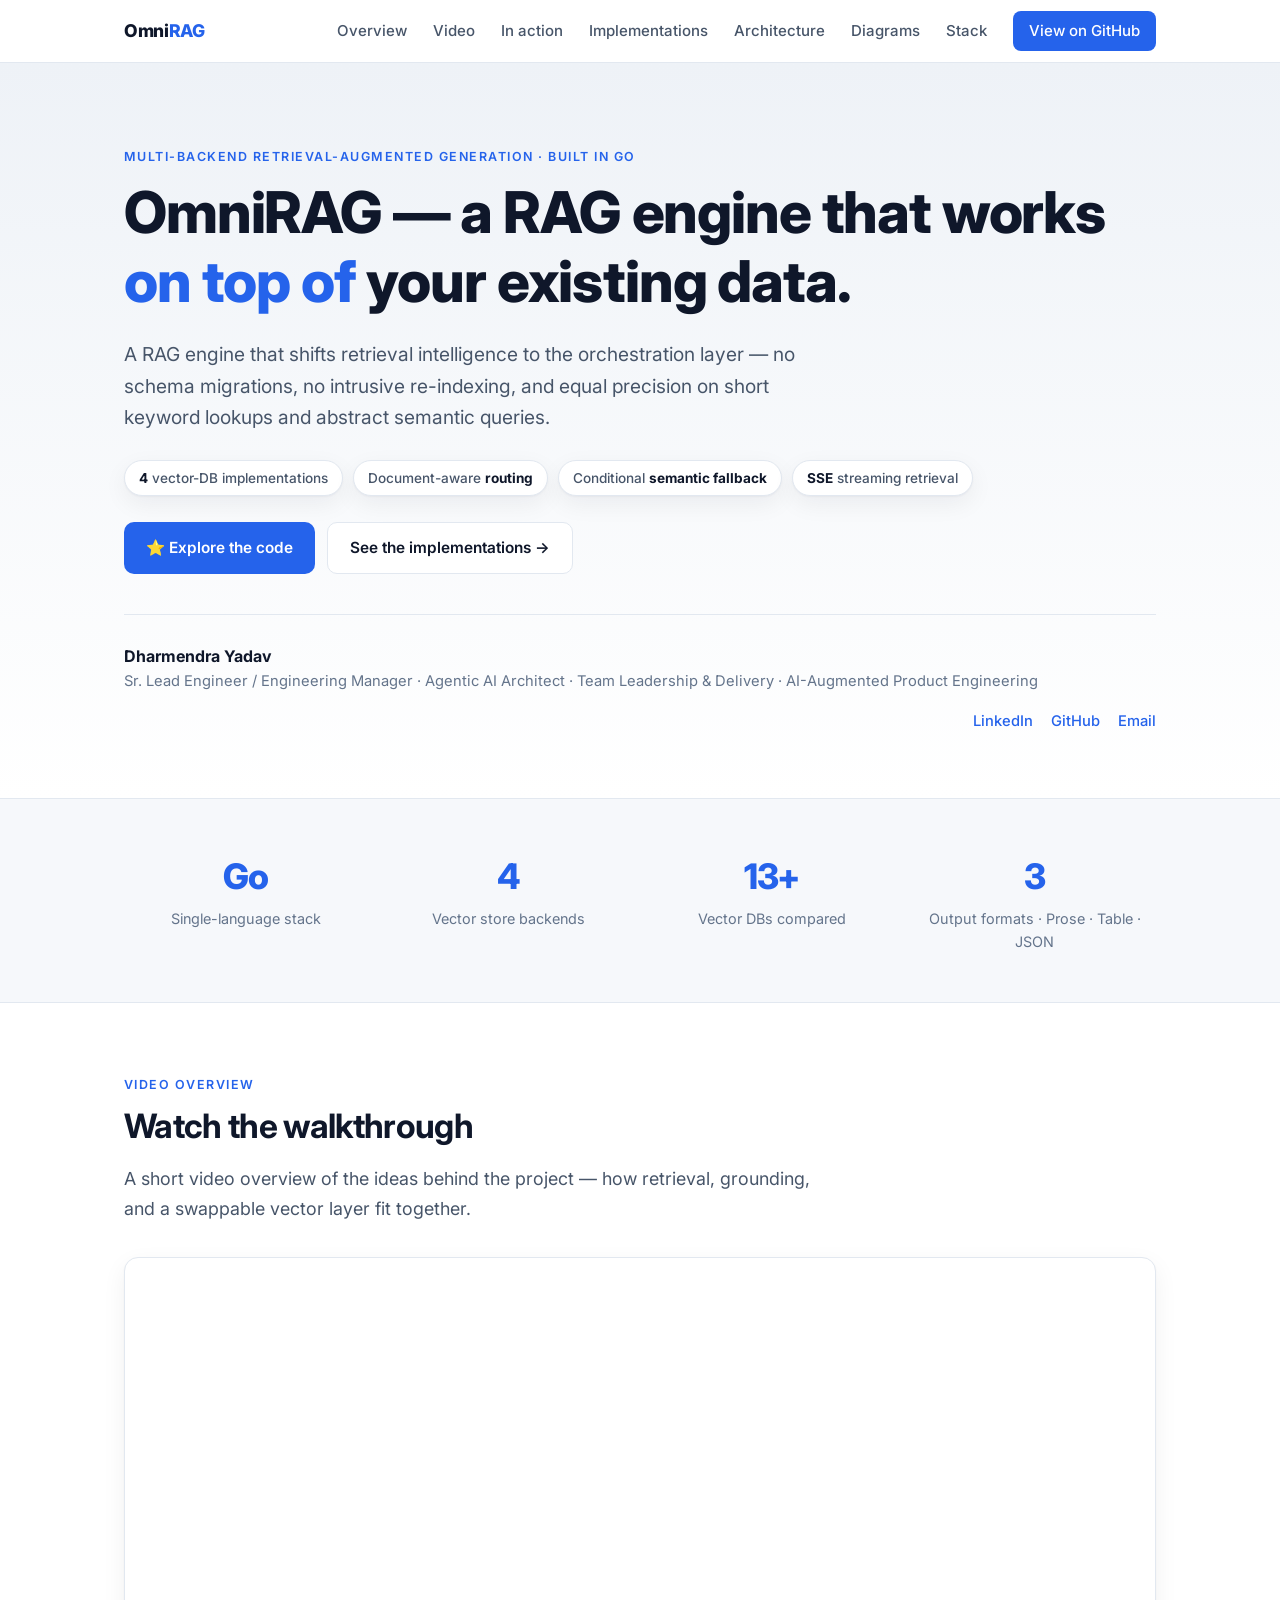
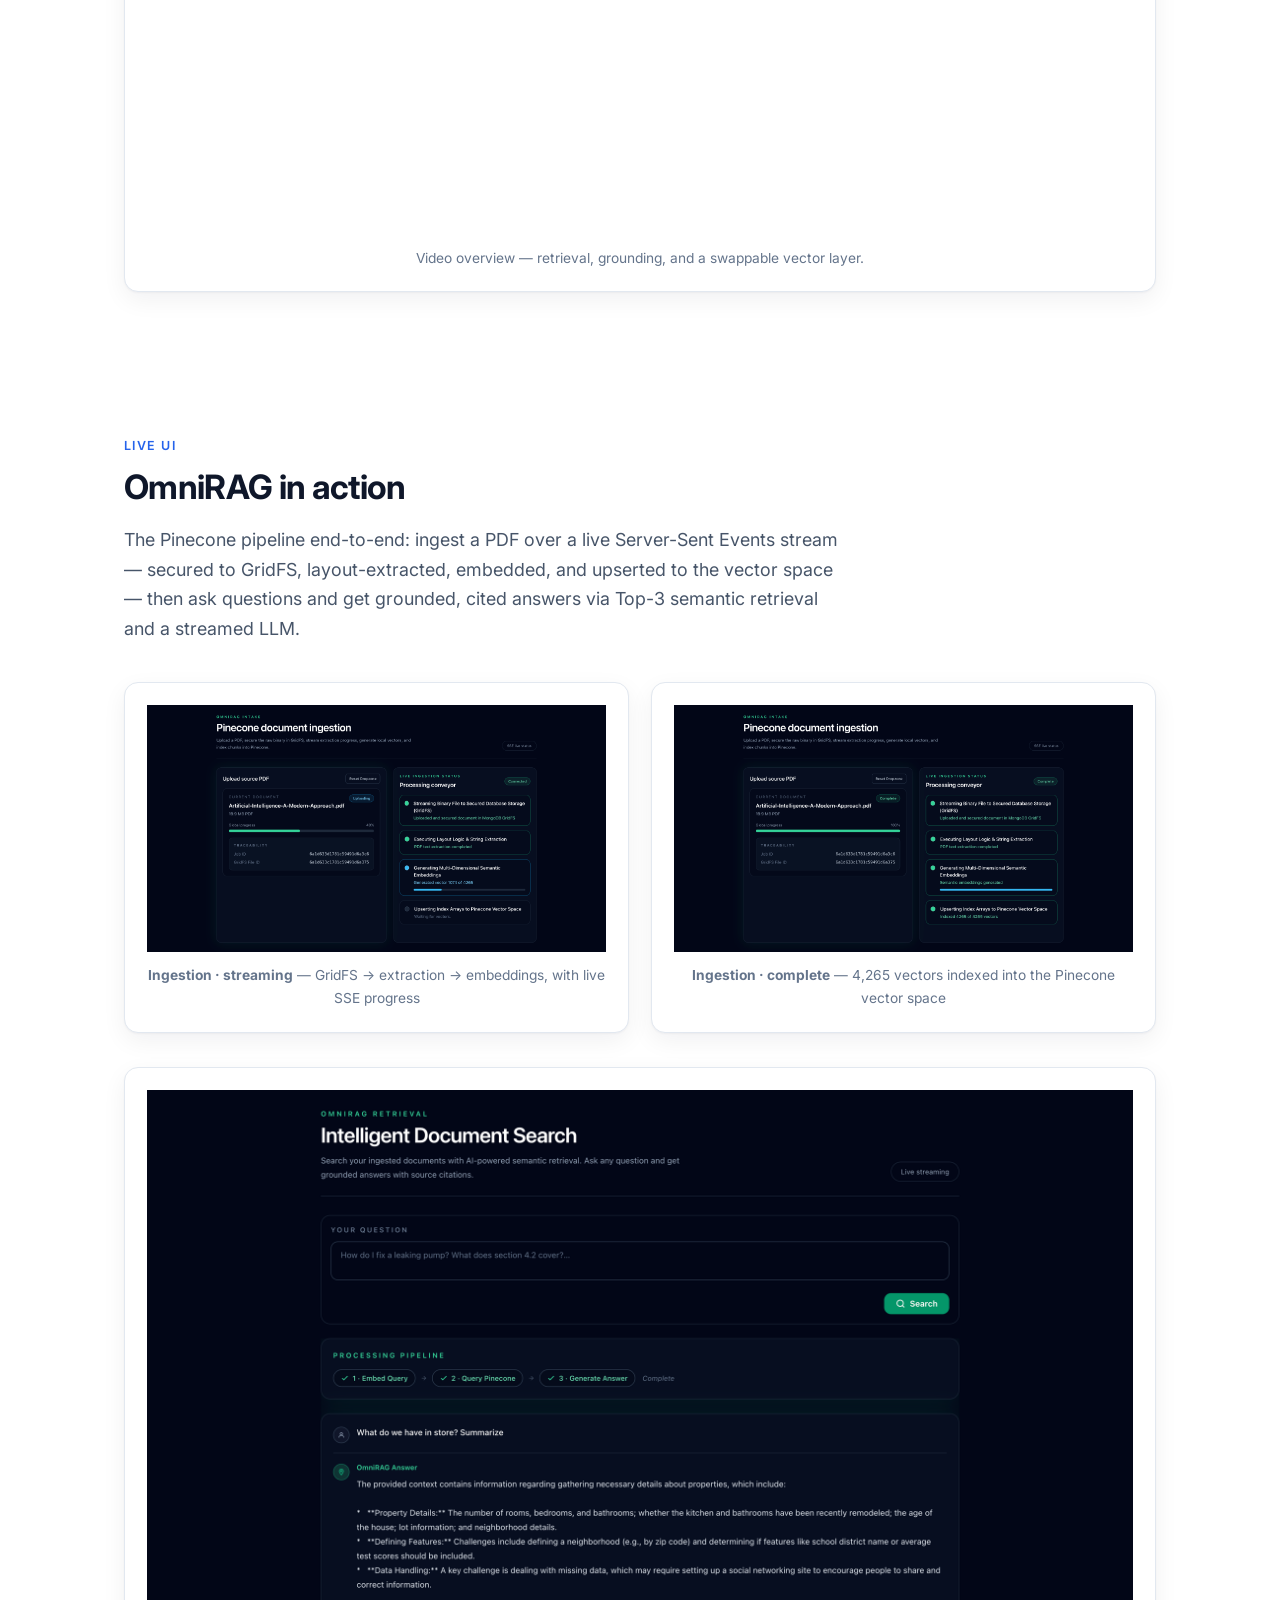
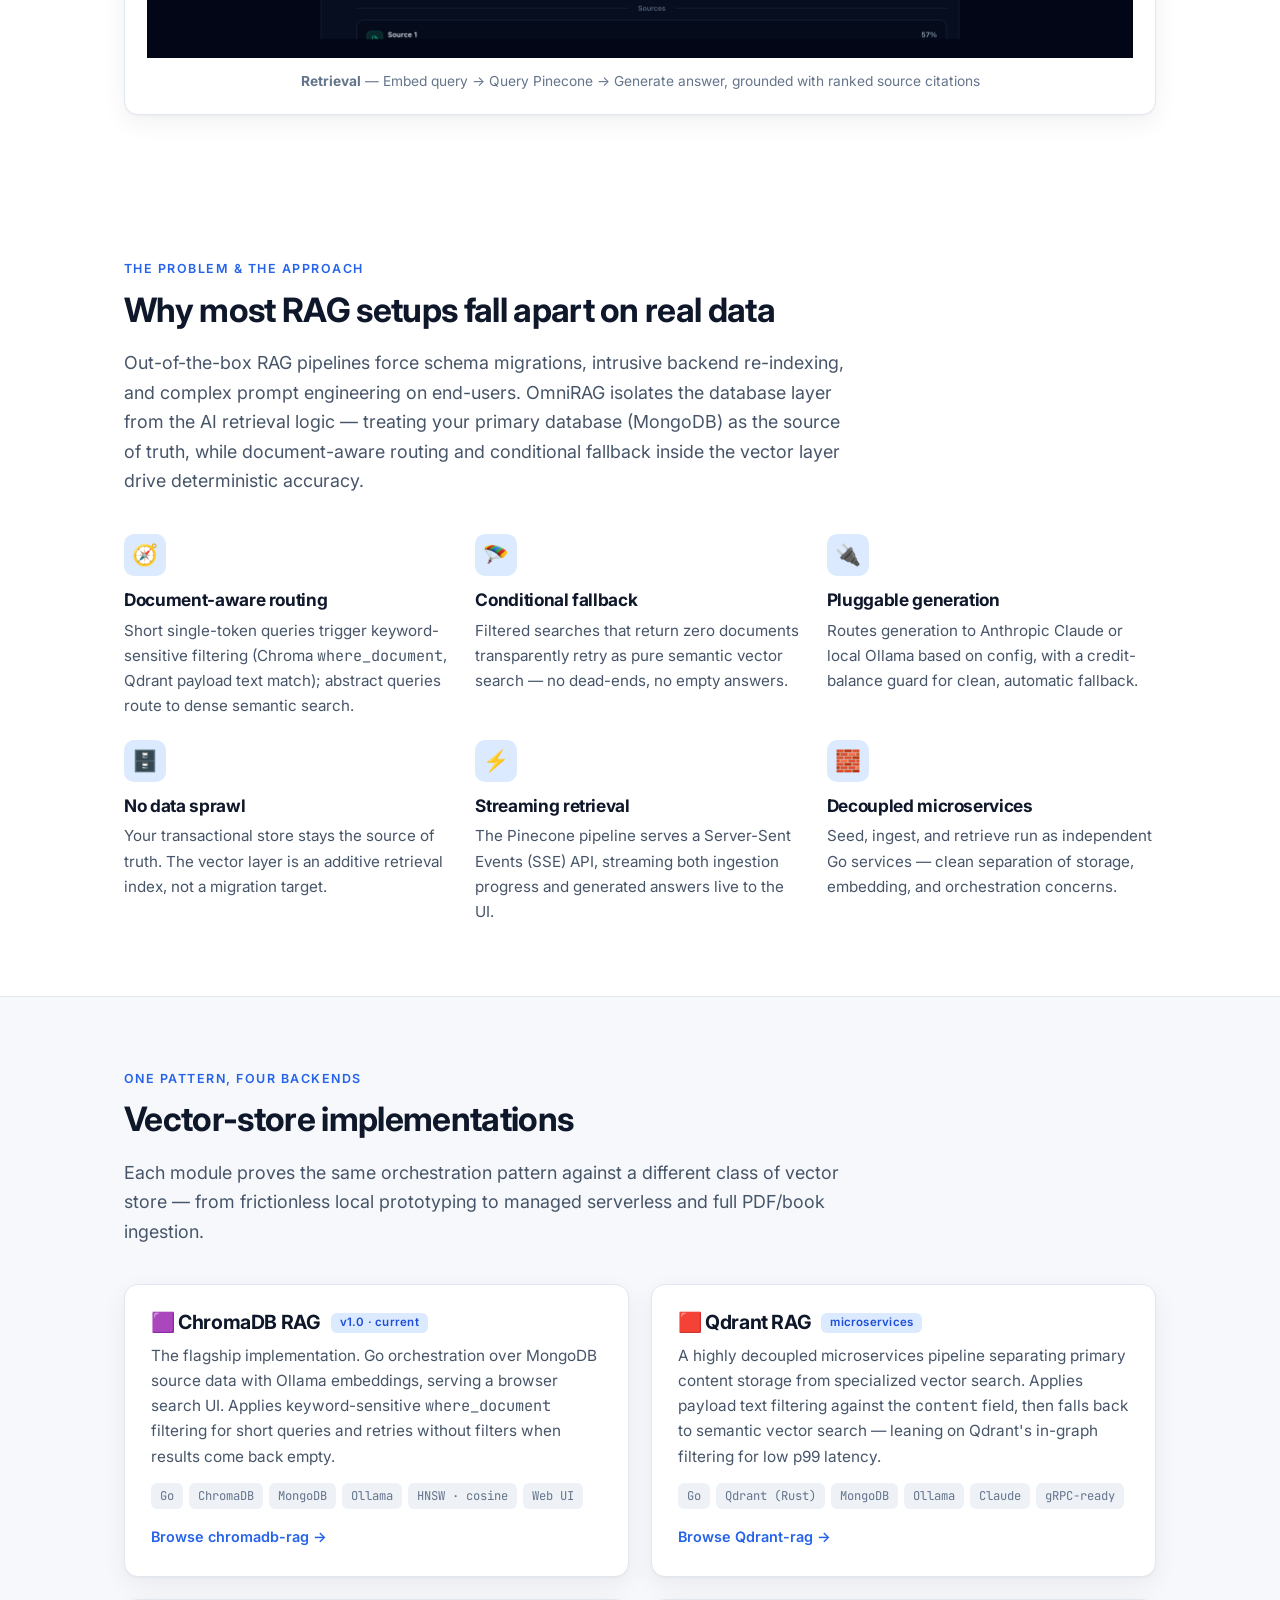
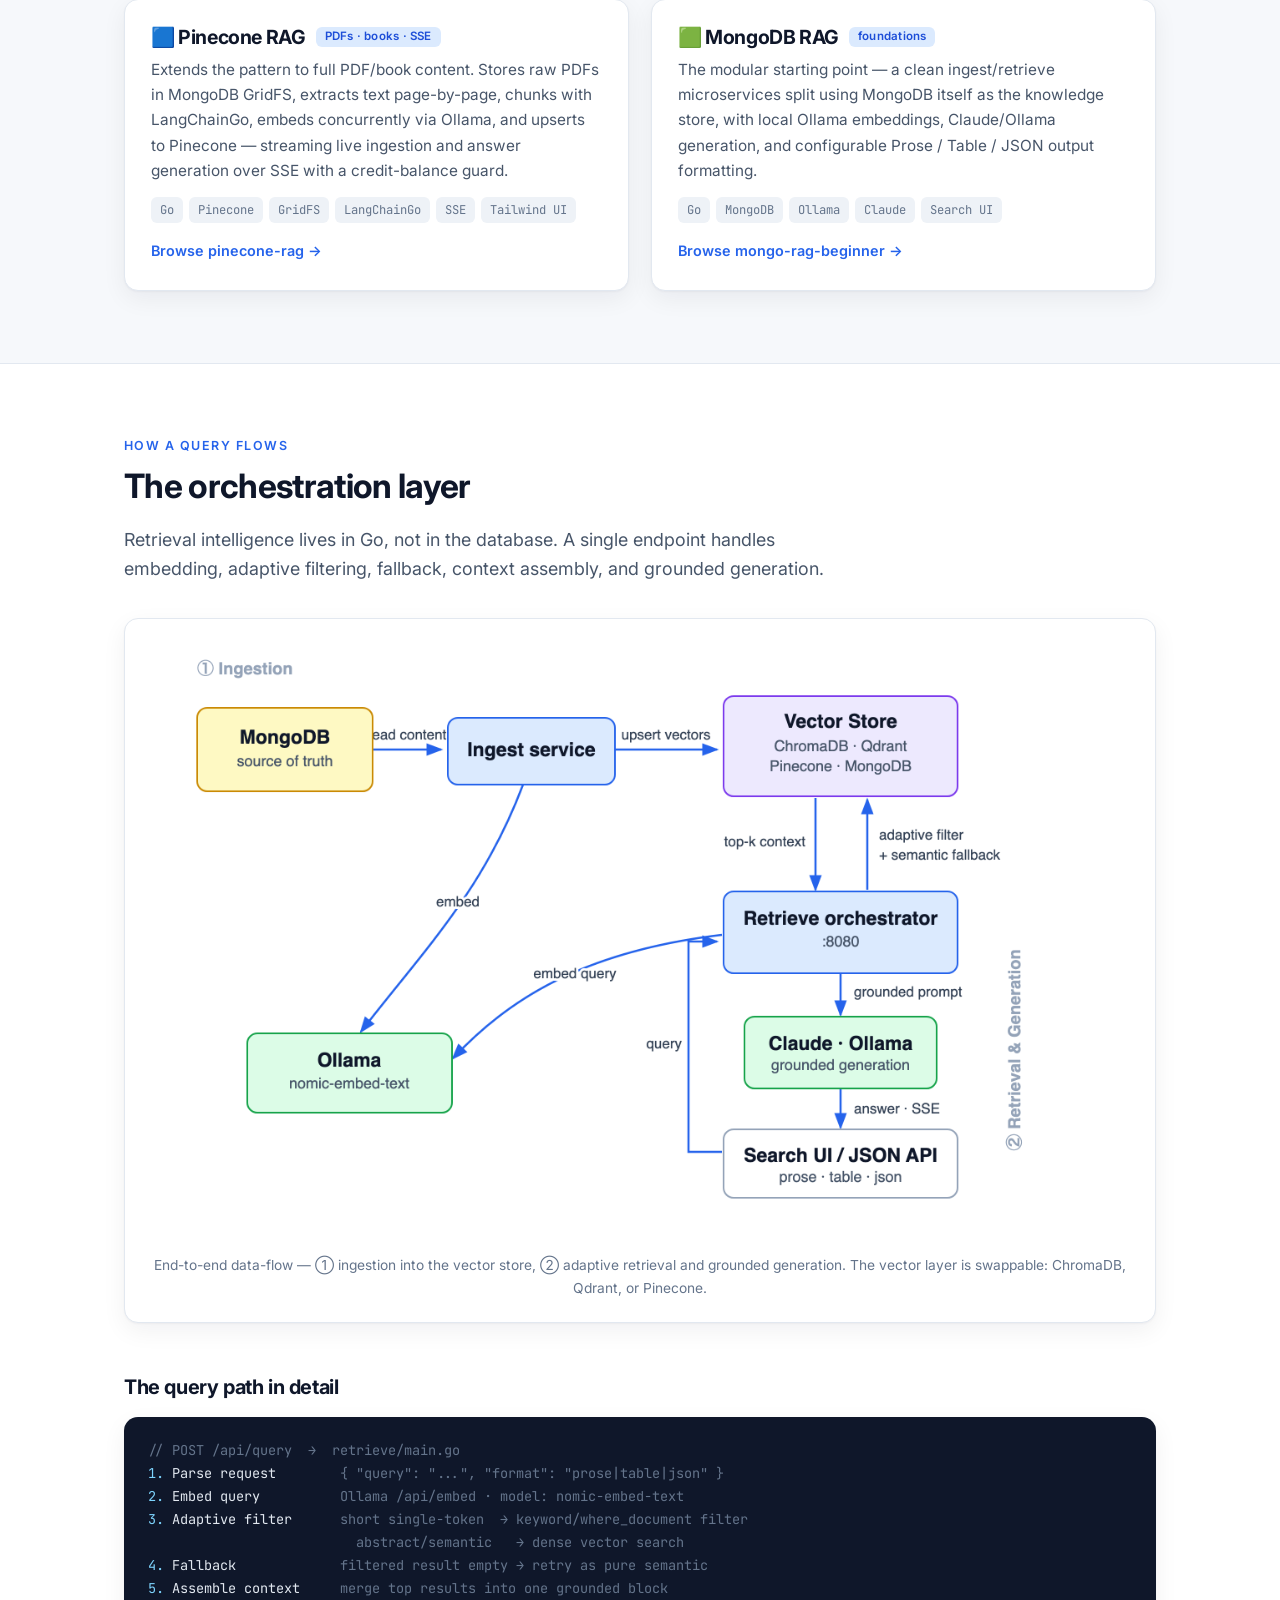
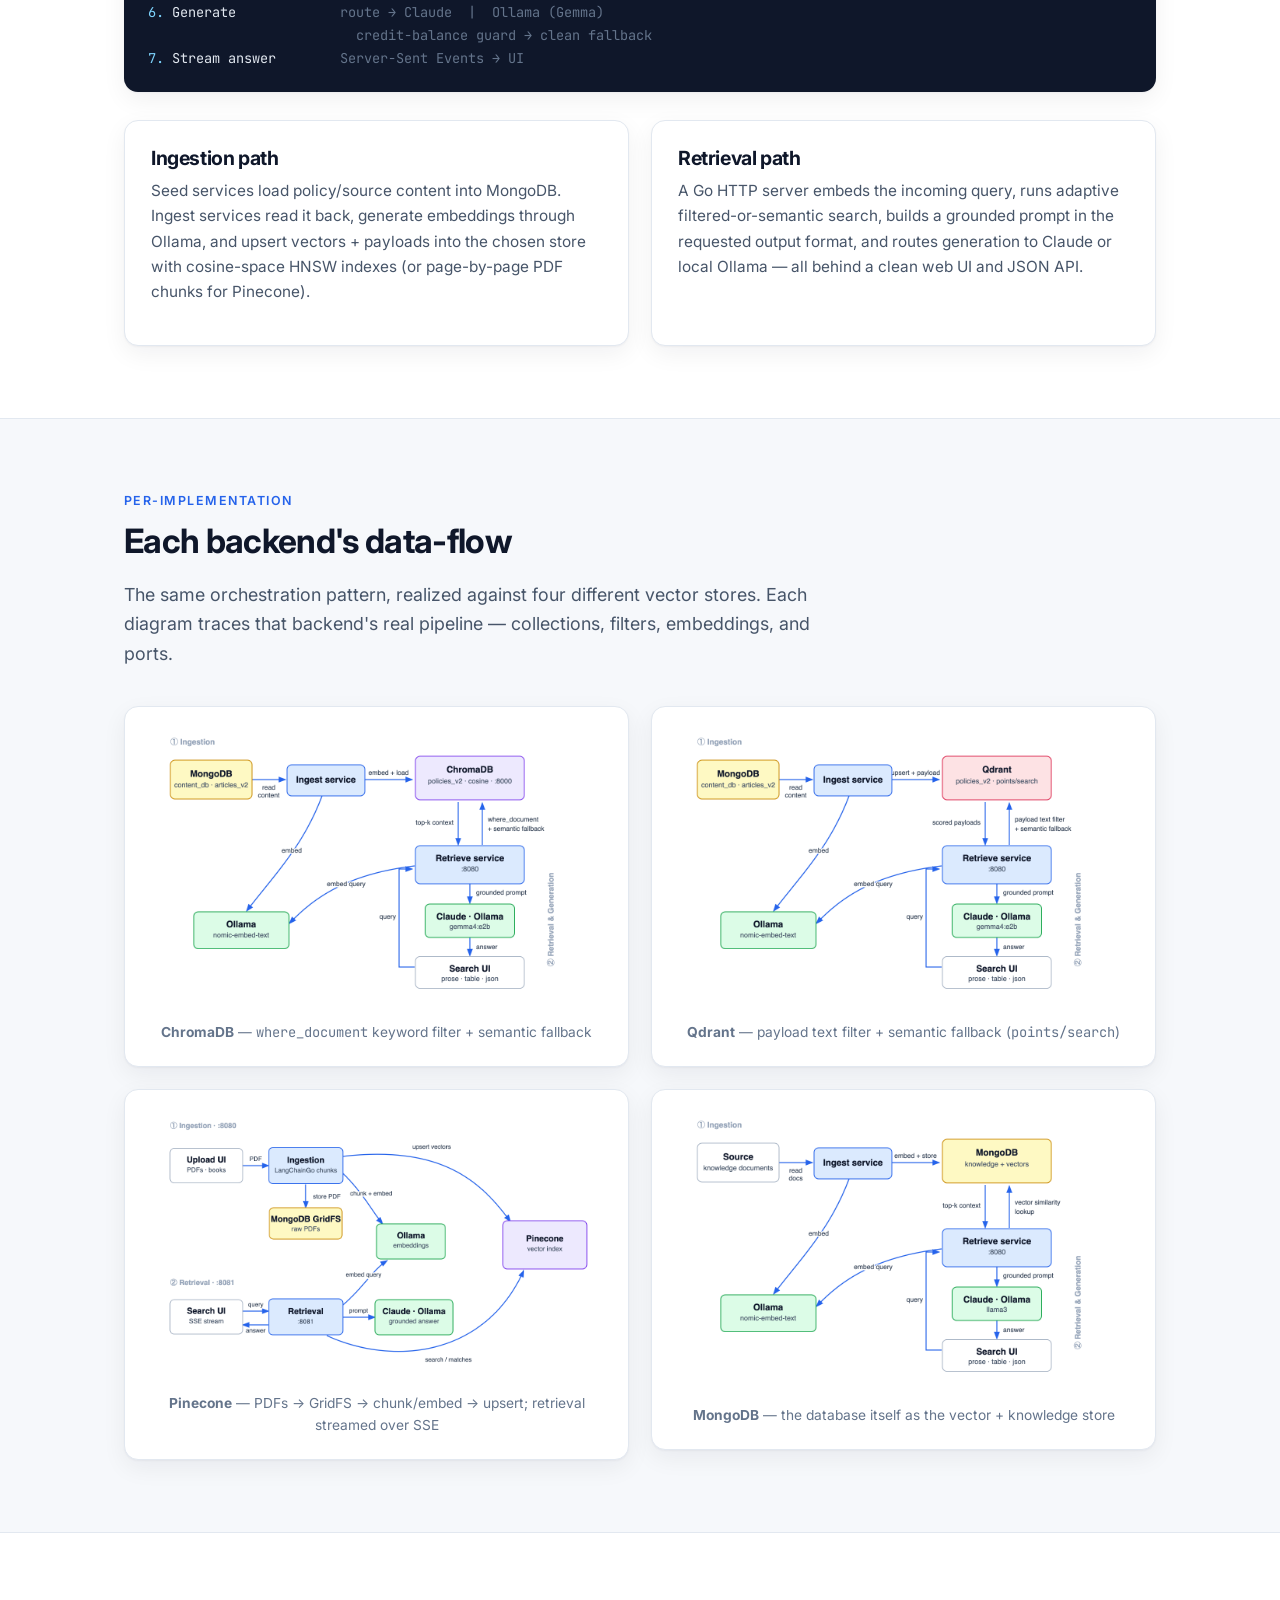
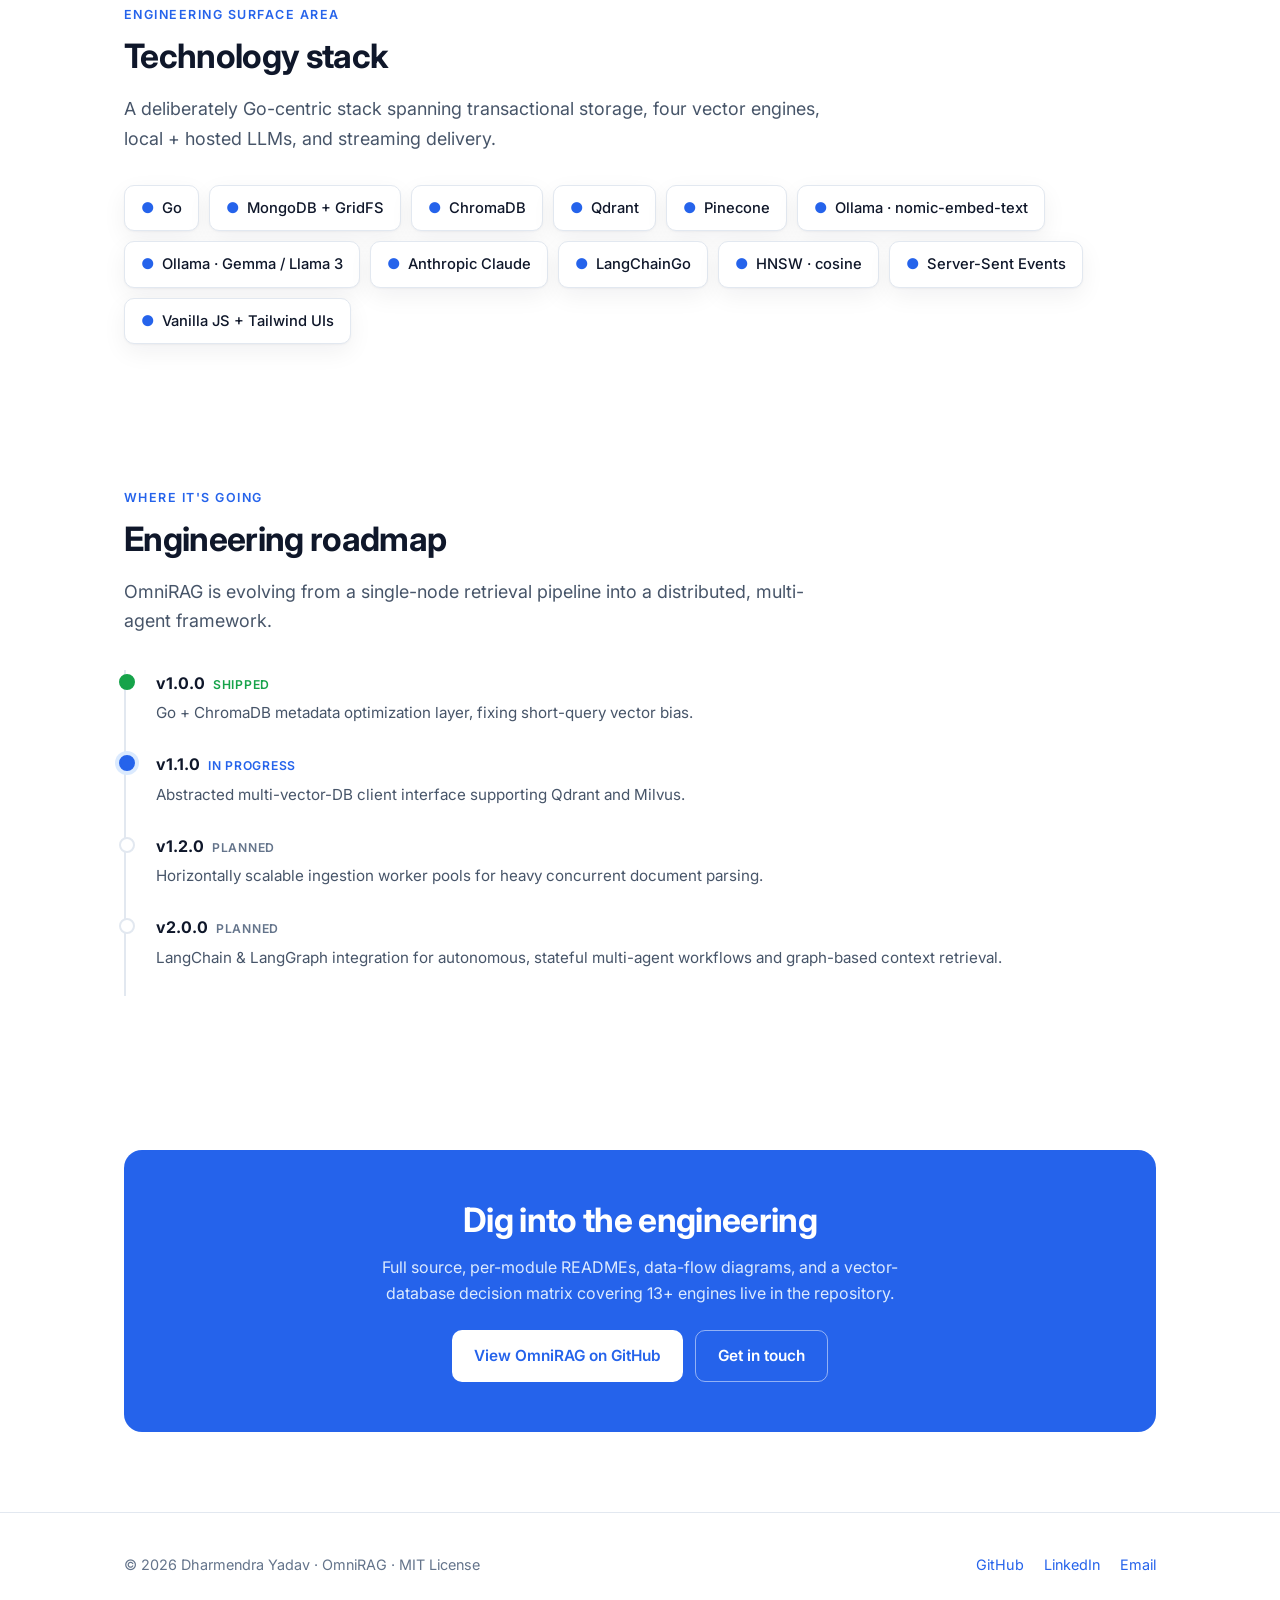
<file: docs/index.html>
<!DOCTYPE html>
<html lang="en">
<head>
<meta charset="UTF-8" />
<meta name="viewport" content="width=device-width, initial-scale=1.0" />
<title>OmniRAG — Multi-Backend Go RAG Engine</title>
<meta name="description" content="OmniRAG: a Retrieval-Augmented Generation engine in Go. Multi-vector-database orchestration over ChromaDB, Qdrant, Pinecone and MongoDB." />

<!-- Open Graph / social preview -->
<meta property="og:title" content="OmniRAG — Multi-Backend Go RAG Engine" />
<meta property="og:description" content="A multi-vector-DB RAG engine in Go. ChromaDB · Qdrant · Pinecone · MongoDB · Ollama · Claude." />
<meta property="og:type" content="website" />
<meta property="og:url" content="https://dharmendrra.github.io/Omni-RAG/" />
<meta property="og:image" content="https://dharmendrra.github.io/Omni-RAG/og-cover.png" />
<meta property="og:image:width" content="2400" />
<meta property="og:image:height" content="1260" />
<meta property="og:image:alt" content="OmniRAG end-to-end data-flow diagram — ingestion into a swappable vector store, then adaptive retrieval and grounded generation." />
<meta name="twitter:card" content="summary_large_image" />
<meta name="twitter:title" content="OmniRAG — Multi-Backend Go RAG Engine" />
<meta name="twitter:description" content="A multi-vector-DB RAG engine in Go. ChromaDB · Qdrant · Pinecone · MongoDB · Ollama · Claude." />
<meta name="twitter:image" content="https://dharmendrra.github.io/Omni-RAG/og-cover.png" />

<link rel="preconnect" href="https://fonts.googleapis.com" />
<link rel="preconnect" href="https://fonts.gstatic.com" crossorigin />
<link href="https://fonts.googleapis.com/css2?family=Inter:wght@400;500;600;700;800&family=JetBrains+Mono:wght@400;500&display=swap" rel="stylesheet" />

<style>
  :root {
    --bg: #ffffff;
    --bg-alt: #f6f8fb;
    --bg-soft: #eef2f7;
    --text: #0f172a;
    --text-muted: #475569;
    --text-faint: #64748b;
    --border: #e2e8f0;
    --accent: #2563eb;
    --accent-dark: #1d4ed8;
    --accent-soft: #dbeafe;
    --green: #16a34a;
    --radius: 14px;
    --shadow: 0 1px 2px rgba(15,23,42,.04), 0 8px 24px rgba(15,23,42,.06);
    --maxw: 1080px;
  }

  * { box-sizing: border-box; }
  html { scroll-behavior: smooth; }
  body {
    margin: 0;
    font-family: 'Inter', -apple-system, BlinkMacSystemFont, 'Segoe UI', sans-serif;
    color: var(--text);
    background: var(--bg);
    line-height: 1.65;
    -webkit-font-smoothing: antialiased;
  }
  a { color: var(--accent); text-decoration: none; }
  a:hover { text-decoration: underline; }
  code, .mono { font-family: 'JetBrains Mono', ui-monospace, monospace; }

  .wrap { max-width: var(--maxw); margin: 0 auto; padding: 0 24px; }
  section { padding: 72px 0; }
  .section-alt { background: var(--bg-alt); border-top: 1px solid var(--border); border-bottom: 1px solid var(--border); }

  h1, h2, h3 { line-height: 1.2; letter-spacing: -0.02em; margin: 0 0 .4em; }
  h2 { font-size: clamp(1.6rem, 3vw, 2.1rem); font-weight: 700; }
  .eyebrow { text-transform: uppercase; letter-spacing: .12em; font-size: .78rem; font-weight: 600; color: var(--accent); margin-bottom: 10px; }
  .lead { font-size: 1.12rem; color: var(--text-muted); max-width: 720px; }

  /* ---------- Nav ---------- */
  header.nav {
    position: sticky; top: 0; z-index: 50;
    background: rgba(255,255,255,.82);
    backdrop-filter: saturate(180%) blur(12px);
    border-bottom: 1px solid var(--border);
  }
  .nav-inner { display: flex; align-items: center; justify-content: space-between; height: 62px; }
  .brand { font-weight: 800; font-size: 1.1rem; letter-spacing: -0.02em; }
  .brand span { color: var(--accent); }
  .nav-links { display: flex; gap: 26px; align-items: center; }
  .nav-links a { color: var(--text-muted); font-weight: 500; font-size: .94rem; }
  .nav-links a:hover { color: var(--accent); text-decoration: none; }
  .nav-cta { background: var(--accent); color: #fff !important; padding: 8px 16px; border-radius: 8px; font-weight: 600; }
  .nav-cta:hover { background: var(--accent-dark); text-decoration: none; }
  @media (max-width: 720px) { .nav-links a:not(.nav-cta) { display: none; } }

  /* ---------- Hero ---------- */
  .hero { padding: 84px 0 64px; background: linear-gradient(180deg, var(--bg-soft) 0%, var(--bg) 100%); }
  .hero h1 { font-size: clamp(2.3rem, 6vw, 3.6rem); font-weight: 800; }
  .hero h1 .accent { color: var(--accent); }
  .hero .tagline { font-size: 1.2rem; color: var(--text-muted); max-width: 700px; margin-top: 8px; }
  .hero-badges { display: flex; flex-wrap: wrap; gap: 10px; margin: 26px 0; }
  .pill { background: #fff; border: 1px solid var(--border); padding: 6px 14px; border-radius: 999px; font-size: .85rem; font-weight: 500; color: var(--text-muted); box-shadow: var(--shadow); }
  .pill strong { color: var(--text); }
  .hero-cta { display: flex; flex-wrap: wrap; gap: 12px; margin-top: 6px; }
  .btn { display: inline-flex; align-items: center; gap: 8px; padding: 12px 22px; border-radius: 10px; font-weight: 600; font-size: .96rem; transition: .15s; }
  .btn-primary { background: var(--accent); color: #fff; }
  .btn-primary:hover { background: var(--accent-dark); text-decoration: none; }
  .btn-ghost { background: #fff; color: var(--text); border: 1px solid var(--border); }
  .btn-ghost:hover { border-color: var(--accent); color: var(--accent); text-decoration: none; }

  /* ---------- Author strip ---------- */
  .author { display: flex; flex-wrap: wrap; align-items: center; gap: 16px; margin-top: 40px; padding-top: 28px; border-top: 1px solid var(--border); }
  .author .who { font-weight: 700; }
  .author .role { color: var(--text-faint); font-size: .92rem; }
  .author-links { display: flex; gap: 18px; margin-left: auto; }
  .author-links a { font-weight: 500; font-size: .92rem; }
  .ph { background: #fef9c3; border: 1px dashed #ca8a04; color: #854d0e; padding: 0 6px; border-radius: 5px; font-size: .82em; }

  /* ---------- Stats ---------- */
  .stats { display: grid; grid-template-columns: repeat(4, 1fr); gap: 20px; }
  @media (max-width: 720px) { .stats { grid-template-columns: repeat(2, 1fr); } }
  .stat { text-align: center; }
  .stat .num { font-size: 2.2rem; font-weight: 800; color: var(--accent); letter-spacing: -0.03em; }
  .stat .label { color: var(--text-faint); font-size: .9rem; margin-top: 2px; }

  /* ---------- Cards grid ---------- */
  .grid { display: grid; gap: 22px; margin-top: 38px; }
  .grid-2 { grid-template-columns: repeat(2, 1fr); }
  @media (max-width: 760px) { .grid-2 { grid-template-columns: 1fr; } }
  .card { background: #fff; border: 1px solid var(--border); border-radius: var(--radius); padding: 26px; box-shadow: var(--shadow); transition: .18s; }
  .card:hover { transform: translateY(-3px); border-color: #cbd5e1; box-shadow: 0 10px 30px rgba(15,23,42,.10); }
  .card h3 { font-size: 1.22rem; display: flex; align-items: center; gap: 10px; }
  .card .badge { font-size: .72rem; font-weight: 600; padding: 3px 9px; border-radius: 6px; background: var(--accent-soft); color: var(--accent-dark); letter-spacing: .02em; }
  .card p { color: var(--text-muted); font-size: .96rem; margin: 0 0 14px; }
  .tags { display: flex; flex-wrap: wrap; gap: 6px; }
  .tag { font-size: .76rem; font-family: 'JetBrains Mono', monospace; background: var(--bg-soft); color: var(--text-faint); padding: 3px 9px; border-radius: 6px; }
  .card .more { display: inline-block; margin-top: 16px; font-weight: 600; font-size: .9rem; }

  /* ---------- Feature list ---------- */
  .features { display: grid; grid-template-columns: repeat(3, 1fr); gap: 22px; margin-top: 38px; }
  @media (max-width: 860px) { .features { grid-template-columns: 1fr; } }
  .feature h3 { font-size: 1.08rem; }
  .feature .ic { width: 42px; height: 42px; border-radius: 10px; background: var(--accent-soft); color: var(--accent-dark); display: grid; place-items: center; font-size: 1.3rem; margin-bottom: 14px; }
  .feature p { color: var(--text-muted); font-size: .95rem; margin: 0; }

  /* ---------- Code block ---------- */
  pre { background: #0f172a; color: #e2e8f0; border-radius: var(--radius); padding: 22px 24px; overflow-x: auto; font-family: 'JetBrains Mono', monospace; font-size: .85rem; line-height: 1.7; box-shadow: var(--shadow); }
  pre .c { color: #64748b; }
  pre .k { color: #7dd3fc; }
  pre .s { color: #86efac; }

  /* ---------- Figure / diagram ---------- */
  .figure { margin: 34px 0 0; }
  .figure-frame { background: #fff; border: 1px solid var(--border); border-radius: var(--radius); padding: 22px; box-shadow: var(--shadow); text-align: center; }
  .figure img { max-width: 100%; height: auto; display: block; margin: 0 auto; }
  .figure figcaption { color: var(--text-faint); font-size: .86rem; margin-top: 12px; }
  .sub { font-size: 1.25rem; font-weight: 700; margin: 52px 0 0; letter-spacing: -0.02em; }

  /* ---------- Stack ---------- */
  .stack { display: flex; flex-wrap: wrap; gap: 10px; margin-top: 32px; }
  .chip { background: #fff; border: 1px solid var(--border); border-radius: 10px; padding: 10px 16px; font-weight: 500; font-size: .92rem; display: flex; align-items: center; gap: 8px; box-shadow: var(--shadow); }
  .chip b { color: var(--accent); }

  /* ---------- Roadmap ---------- */
  .roadmap { margin-top: 34px; border-left: 2px solid var(--border); padding-left: 0; }
  .rm-item { position: relative; padding: 0 0 26px 30px; }
  .rm-item::before { content: ''; position: absolute; left: -7px; top: 4px; width: 12px; height: 12px; border-radius: 50%; background: #fff; border: 2px solid var(--border); }
  .rm-item.done::before { background: var(--green); border-color: var(--green); }
  .rm-item.active::before { background: var(--accent); border-color: var(--accent); box-shadow: 0 0 0 4px var(--accent-soft); }
  .rm-item .ver { font-weight: 700; }
  .rm-item .st { font-size: .76rem; font-weight: 600; text-transform: uppercase; letter-spacing: .06em; margin-left: 8px; }
  .rm-item.done .st { color: var(--green); }
  .rm-item.active .st { color: var(--accent); }
  .rm-item.todo .st { color: var(--text-faint); }
  .rm-item p { color: var(--text-muted); font-size: .95rem; margin: 4px 0 0; }

  /* ---------- CTA band ---------- */
  .band { background: var(--accent); color: #fff; border-radius: 18px; padding: 50px 40px; text-align: center; margin-top: 10px; }
  .band h2 { color: #fff; }
  .band p { color: #dbeafe; max-width: 560px; margin: 0 auto 24px; }
  .band .btn-white { background: #fff; color: var(--accent); }
  .band .btn-white:hover { background: #f1f5f9; text-decoration: none; }
  .band .btn-outline { border: 1px solid rgba(255,255,255,.5); color: #fff; }
  .band .btn-outline:hover { background: rgba(255,255,255,.12); text-decoration: none; }

  /* ---------- Footer ---------- */
  footer { padding: 40px 0; border-top: 1px solid var(--border); color: var(--text-faint); font-size: .9rem; }
  .foot-inner { display: flex; flex-wrap: wrap; gap: 14px; justify-content: space-between; align-items: center; }
  .foot-links { display: flex; gap: 20px; }

  /* Image lightbox */
  .zoomable { cursor: zoom-in; }
  .lightbox { position: fixed; inset: 0; z-index: 1000; display: none; align-items: center; justify-content: center; padding: 24px; background: rgba(10,12,16,0.92); -webkit-backdrop-filter: blur(4px); backdrop-filter: blur(4px); touch-action: none; }
  .lightbox.is-open { display: flex; }
  .lightbox__img { max-width: 95vw; max-height: 90vh; object-fit: contain; border-radius: 8px; box-shadow: 0 24px 70px rgba(0,0,0,0.55); transform-origin: center center; touch-action: none; cursor: grab; will-change: transform; user-select: none; -webkit-user-drag: none; }
  .lightbox__close { position: fixed; top: 18px; right: 22px; width: 44px; height: 44px; border-radius: 50%; border: none; background: rgba(255,255,255,0.14); color: #fff; font-size: 28px; line-height: 1; cursor: pointer; display: flex; align-items: center; justify-content: center; transition: background 0.15s ease, transform 0.15s ease; }
  .lightbox__close:hover { background: rgba(255,255,255,0.28); transform: scale(1.05); }
  .lightbox__nav { position: fixed; top: 50%; transform: translateY(-50%); width: 48px; height: 48px; border-radius: 50%; border: none; background: rgba(255,255,255,0.14); color: #fff; display: flex; align-items: center; justify-content: center; cursor: pointer; transition: background 0.15s ease; z-index: 1; }
  .lightbox__nav:hover { background: rgba(255,255,255,0.28); }
  .lightbox__nav--prev { left: 22px; }
  .lightbox__nav--next { right: 22px; }
  @media (max-width: 600px) { .lightbox__nav { width: 40px; height: 40px; } .lightbox__nav--prev { left: 10px; } .lightbox__nav--next { right: 10px; } }
  .lightbox__hint { position: fixed; bottom: 18px; left: 50%; transform: translateX(-50%); color: rgba(255,255,255,0.6); font-size: 0.78rem; letter-spacing: 0.02em; pointer-events: none; text-align: center; padding: 0 16px; }
</style>
</head>
<body>

<!-- ===================== NAV ===================== -->
<header class="nav">
  <div class="wrap nav-inner">
    <div class="brand">Omni<span>RAG</span></div>
    <nav class="nav-links">
      <a href="#overview">Overview</a>
      <a href="#video">Video</a>
      <a href="#in-action">In action</a>
      <a href="#implementations">Implementations</a>
      <a href="#architecture">Architecture</a>
      <a href="#diagrams">Diagrams</a>
      <a href="#stack">Stack</a>
      <a class="nav-cta" href="https://github.com/dharmendrra/Omni-RAG" target="_blank" rel="noopener">View on GitHub</a>
    </nav>
  </div>
</header>

<!-- ===================== HERO ===================== -->
<section class="hero">
  <div class="wrap">
    <div class="eyebrow">Multi-Backend Retrieval-Augmented Generation · Built in Go</div>
    <h1>OmniRAG — a RAG engine that works <span class="accent">on top of</span> your existing data.</h1>
    <p class="tagline">A RAG engine that shifts retrieval intelligence to the orchestration layer — no schema migrations, no intrusive re-indexing, and equal precision on short keyword lookups and abstract semantic queries.</p>

    <div class="hero-badges">
      <span class="pill"><strong>4</strong>&nbsp;vector-DB implementations</span>
      <span class="pill">Document-aware <strong>routing</strong></span>
      <span class="pill">Conditional <strong>semantic fallback</strong></span>
      <span class="pill"><strong>SSE</strong> streaming retrieval</span>
    </div>

    <div class="hero-cta">
      <a class="btn btn-primary" href="https://github.com/dharmendrra/Omni-RAG" target="_blank" rel="noopener">⭐ Explore the code</a>
      <a class="btn btn-ghost" href="#implementations">See the implementations →</a>
    </div>

    <div class="author">
      <div>
        <div class="who">Dharmendra Yadav</div>
        <div class="role">Sr. Lead Engineer / Engineering Manager · Agentic AI Architect · Team Leadership &amp; Delivery · AI-Augmented Product Engineering</div>
      </div>
      <div class="author-links">
        <a href="https://www.linkedin.com/in/dharmendra-yadav-20b9a017/" target="_blank" rel="noopener">LinkedIn</a>
        <a href="https://github.com/dharmendrasdlt" target="_blank" rel="noopener">GitHub</a>
        <a href="mailto:dharmendra.4real@gmail.com">Email</a>
      </div>
    </div>
  </div>
</section>

<!-- ===================== STATS ===================== -->
<section class="section-alt" style="padding:48px 0;">
  <div class="wrap">
    <div class="stats">
      <div class="stat"><div class="num">Go</div><div class="label">Single-language stack</div></div>
      <div class="stat"><div class="num">4</div><div class="label">Vector store backends</div></div>
      <div class="stat"><div class="num">13+</div><div class="label">Vector DBs compared</div></div>
      <div class="stat"><div class="num">3</div><div class="label">Output formats · Prose · Table · JSON</div></div>
    </div>
  </div>
</section>

<!-- ===================== VIDEO ===================== -->
<section id="video">
  <div class="wrap">
    <div class="eyebrow">Video overview</div>
    <h2>Watch the walkthrough</h2>
    <p class="lead">A short video overview of the ideas behind the project — how retrieval, grounding, and a swappable vector layer fit together.</p>

    <figure class="figure">
      <div class="figure-frame">
        <div style="position:relative; width:100%; padding-top:56.25%;">
          <iframe style="position:absolute; inset:0; width:100%; height:100%; border:0; border-radius:8px;"
            src="https://www.youtube.com/embed/4HXoVx1ZZU4"
            title="OmniRAG — video overview"
            loading="lazy"
            allow="accelerometer; autoplay; clipboard-write; encrypted-media; gyroscope; picture-in-picture; web-share"
            referrerpolicy="strict-origin-when-cross-origin"
            allowfullscreen></iframe>
        </div>
        <figcaption>Video overview — retrieval, grounding, and a swappable vector layer.</figcaption>
      </div>
    </figure>
  </div>
</section>

<!-- ===================== IN ACTION ===================== -->
<section id="in-action">
  <div class="wrap">
    <div class="eyebrow">Live UI</div>
    <h2>OmniRAG in action</h2>
    <p class="lead">The Pinecone pipeline end-to-end: ingest a PDF over a live Server-Sent Events stream — secured to GridFS, layout-extracted, embedded, and upserted to the vector space — then ask questions and get grounded, cited answers via Top-3 semantic retrieval and a streamed LLM.</p>

    <div class="grid grid-2">
      <figure class="figure" style="margin-top:0;">
        <div class="figure-frame">
          <img src="screenshots/ingest-running.png" alt="OmniRAG ingestion in progress — streaming embeddings into Pinecone" loading="lazy" />
          <figcaption><strong>Ingestion · streaming</strong> — GridFS → extraction → embeddings, with live SSE progress</figcaption>
        </div>
      </figure>
      <figure class="figure" style="margin-top:0;">
        <div class="figure-frame">
          <img src="screenshots/ingest-complete.png" alt="OmniRAG ingestion complete — 4,265 vectors indexed into Pinecone" loading="lazy" />
          <figcaption><strong>Ingestion · complete</strong> — 4,265 vectors indexed into the Pinecone vector space</figcaption>
        </div>
      </figure>
    </div>

    <figure class="figure">
      <div class="figure-frame">
        <img src="screenshots/retrieval.png" alt="OmniRAG intelligent document search — semantic retrieval with a grounded, cited answer" loading="lazy" />
        <figcaption><strong>Retrieval</strong> — Embed query → Query Pinecone → Generate answer, grounded with ranked source citations</figcaption>
      </div>
    </figure>
  </div>
</section>

<!-- ===================== OVERVIEW ===================== -->
<section id="overview">
  <div class="wrap">
    <div class="eyebrow">The Problem &amp; The Approach</div>
    <h2>Why most RAG setups fall apart on real data</h2>
    <p class="lead">Out-of-the-box RAG pipelines force schema migrations, intrusive backend re-indexing, and complex prompt engineering on end-users. OmniRAG isolates the database layer from the AI retrieval logic — treating your primary database (MongoDB) as the source of truth, while document-aware routing and conditional fallback inside the vector layer drive deterministic accuracy.</p>

    <div class="features">
      <div class="feature">
        <div class="ic">🧭</div>
        <h3>Document-aware routing</h3>
        <p>Short single-token queries trigger keyword-sensitive filtering (Chroma <code>where_document</code>, Qdrant payload text match); abstract queries route to dense semantic search.</p>
      </div>
      <div class="feature">
        <div class="ic">🪂</div>
        <h3>Conditional fallback</h3>
        <p>Filtered searches that return zero documents transparently retry as pure semantic vector search — no dead-ends, no empty answers.</p>
      </div>
      <div class="feature">
        <div class="ic">🔌</div>
        <h3>Pluggable generation</h3>
        <p>Routes generation to Anthropic Claude or local Ollama based on config, with a credit-balance guard for clean, automatic fallback.</p>
      </div>
      <div class="feature">
        <div class="ic">🗄️</div>
        <h3>No data sprawl</h3>
        <p>Your transactional store stays the source of truth. The vector layer is an additive retrieval index, not a migration target.</p>
      </div>
      <div class="feature">
        <div class="ic">⚡</div>
        <h3>Streaming retrieval</h3>
        <p>The Pinecone pipeline serves a Server-Sent Events (SSE) API, streaming both ingestion progress and generated answers live to the UI.</p>
      </div>
      <div class="feature">
        <div class="ic">🧱</div>
        <h3>Decoupled microservices</h3>
        <p>Seed, ingest, and retrieve run as independent Go services — clean separation of storage, embedding, and orchestration concerns.</p>
      </div>
    </div>
  </div>
</section>

<!-- ===================== IMPLEMENTATIONS ===================== -->
<section id="implementations" class="section-alt">
  <div class="wrap">
    <div class="eyebrow">One pattern, four backends</div>
    <h2>Vector-store implementations</h2>
    <p class="lead">Each module proves the same orchestration pattern against a different class of vector store — from frictionless local prototyping to managed serverless and full PDF/book ingestion.</p>

    <div class="grid grid-2">
      <div class="card">
        <h3>🟪 ChromaDB RAG <span class="badge">v1.0 · current</span></h3>
        <p>The flagship implementation. Go orchestration over MongoDB source data with Ollama embeddings, serving a browser search UI. Applies keyword-sensitive <code>where_document</code> filtering for short queries and retries without filters when results come back empty.</p>
        <div class="tags">
          <span class="tag">Go</span><span class="tag">ChromaDB</span><span class="tag">MongoDB</span><span class="tag">Ollama</span><span class="tag">HNSW · cosine</span><span class="tag">Web UI</span>
        </div>
        <a class="more" href="https://github.com/dharmendrra/Omni-RAG/tree/main/chromadb-rag" target="_blank" rel="noopener">Browse chromadb-rag →</a>
      </div>

      <div class="card">
        <h3>🟥 Qdrant RAG <span class="badge">microservices</span></h3>
        <p>A highly decoupled microservices pipeline separating primary content storage from specialized vector search. Applies payload text filtering against the <code>content</code> field, then falls back to semantic vector search — leaning on Qdrant's in-graph filtering for low p99 latency.</p>
        <div class="tags">
          <span class="tag">Go</span><span class="tag">Qdrant (Rust)</span><span class="tag">MongoDB</span><span class="tag">Ollama</span><span class="tag">Claude</span><span class="tag">gRPC-ready</span>
        </div>
        <a class="more" href="https://github.com/dharmendrra/Omni-RAG/tree/main/Qdrant-rag" target="_blank" rel="noopener">Browse Qdrant-rag →</a>
      </div>

      <div class="card">
        <h3>🟦 Pinecone RAG <span class="badge">PDFs · books · SSE</span></h3>
        <p>Extends the pattern to full PDF/book content. Stores raw PDFs in MongoDB GridFS, extracts text page-by-page, chunks with LangChainGo, embeds concurrently via Ollama, and upserts to Pinecone — streaming live ingestion and answer generation over SSE with a credit-balance guard.</p>
        <div class="tags">
          <span class="tag">Go</span><span class="tag">Pinecone</span><span class="tag">GridFS</span><span class="tag">LangChainGo</span><span class="tag">SSE</span><span class="tag">Tailwind UI</span>
        </div>
        <a class="more" href="https://github.com/dharmendrra/Omni-RAG/tree/main/pinecone-rag" target="_blank" rel="noopener">Browse pinecone-rag →</a>
      </div>

      <div class="card">
        <h3>🟩 MongoDB RAG <span class="badge">foundations</span></h3>
        <p>The modular starting point — a clean ingest/retrieve microservices split using MongoDB itself as the knowledge store, with local Ollama embeddings, Claude/Ollama generation, and configurable Prose / Table / JSON output formatting.</p>
        <div class="tags">
          <span class="tag">Go</span><span class="tag">MongoDB</span><span class="tag">Ollama</span><span class="tag">Claude</span><span class="tag">Search UI</span>
        </div>
        <a class="more" href="https://github.com/dharmendrra/Omni-RAG/tree/main/mongo-rag-beginner" target="_blank" rel="noopener">Browse mongo-rag-beginner →</a>
      </div>
    </div>
  </div>
</section>

<!-- ===================== ARCHITECTURE ===================== -->
<section id="architecture">
  <div class="wrap">
    <div class="eyebrow">How a query flows</div>
    <h2>The orchestration layer</h2>
    <p class="lead">Retrieval intelligence lives in Go, not in the database. A single endpoint handles embedding, adaptive filtering, fallback, context assembly, and grounded generation.</p>

    <figure class="figure">
      <div class="figure-frame">
        <img src="diagrams/architecture.png" alt="OmniRAG data-flow: MongoDB as source of truth feeds an ingest service that embeds content via Ollama nomic-embed-text and upserts vectors into a vector store (ChromaDB, Qdrant, or Pinecone). On the retrieval side, a search UI/JSON API hits the retrieve orchestrator on port 8080, which embeds the query, runs adaptive keyword filtering with semantic fallback against the vector store, assembles top-k context, and generates an answer via Claude or Ollama streamed back over SSE." />
        <figcaption>End-to-end data-flow — ① ingestion into the vector store, ② adaptive retrieval and grounded generation. The vector layer is swappable: ChromaDB, Qdrant, or Pinecone.</figcaption>
      </div>
    </figure>

    <h3 class="sub">The query path in detail</h3>
    <pre style="margin-top:18px;"><span class="c">// POST /api/query  →  retrieve/main.go</span>
<span class="k">1.</span> Parse request        <span class="c">{ "query": "...", "format": "prose|table|json" }</span>
<span class="k">2.</span> Embed query          <span class="c">Ollama /api/embed · model: nomic-embed-text</span>
<span class="k">3.</span> Adaptive filter      <span class="c">short single-token  → keyword/where_document filter</span>
                          <span class="c">abstract/semantic   → dense vector search</span>
<span class="k">4.</span> Fallback             <span class="c">filtered result empty → retry as pure semantic</span>
<span class="k">5.</span> Assemble context     <span class="c">merge top results into one grounded block</span>
<span class="k">6.</span> Generate             <span class="c">route → Claude  |  Ollama (Gemma)</span>
                          <span class="c">credit-balance guard → clean fallback</span>
<span class="k">7.</span> Stream answer        <span class="c">Server-Sent Events → UI</span></pre>

    <div class="grid grid-2" style="margin-top:28px;">
      <div class="card">
        <h3>Ingestion path</h3>
        <p>Seed services load policy/source content into MongoDB. Ingest services read it back, generate embeddings through Ollama, and upsert vectors + payloads into the chosen store with cosine-space HNSW indexes (or page-by-page PDF chunks for Pinecone).</p>
      </div>
      <div class="card">
        <h3>Retrieval path</h3>
        <p>A Go HTTP server embeds the incoming query, runs adaptive filtered-or-semantic search, builds a grounded prompt in the requested output format, and routes generation to Claude or local Ollama — all behind a clean web UI and JSON API.</p>
      </div>
    </div>
  </div>
</section>

<!-- ===================== DIAGRAMS GALLERY ===================== -->
<section id="diagrams" class="section-alt">
  <div class="wrap">
    <div class="eyebrow">Per-implementation</div>
    <h2>Each backend's data-flow</h2>
    <p class="lead">The same orchestration pattern, realized against four different vector stores. Each diagram traces that backend's real pipeline — collections, filters, embeddings, and ports.</p>

    <div class="grid grid-2">
      <figure class="figure" style="margin-top:0;">
        <div class="figure-frame">
          <img src="diagrams/chromadb.png" alt="ChromaDB RAG data-flow diagram" />
          <figcaption><strong>ChromaDB</strong> — <code>where_document</code> keyword filter + semantic fallback</figcaption>
        </div>
      </figure>
      <figure class="figure" style="margin-top:0;">
        <div class="figure-frame">
          <img src="diagrams/qdrant.png" alt="Qdrant RAG data-flow diagram" />
          <figcaption><strong>Qdrant</strong> — payload text filter + semantic fallback (<code>points/search</code>)</figcaption>
        </div>
      </figure>
      <figure class="figure" style="margin-top:0;">
        <div class="figure-frame">
          <img src="diagrams/pinecone.png" alt="Pinecone RAG data-flow diagram" />
          <figcaption><strong>Pinecone</strong> — PDFs → GridFS → chunk/embed → upsert; retrieval streamed over SSE</figcaption>
        </div>
      </figure>
      <figure class="figure" style="margin-top:0;">
        <div class="figure-frame">
          <img src="diagrams/mongodb.png" alt="MongoDB RAG data-flow diagram" />
          <figcaption><strong>MongoDB</strong> — the database itself as the vector + knowledge store</figcaption>
        </div>
      </figure>
    </div>
  </div>
</section>

<!-- ===================== STACK ===================== -->
<section id="stack">
  <div class="wrap">
    <div class="eyebrow">Engineering surface area</div>
    <h2>Technology stack</h2>
    <p class="lead">A deliberately Go-centric stack spanning transactional storage, four vector engines, local + hosted LLMs, and streaming delivery.</p>
    <div class="stack">
      <span class="chip"><b>●</b> Go</span>
      <span class="chip"><b>●</b> MongoDB + GridFS</span>
      <span class="chip"><b>●</b> ChromaDB</span>
      <span class="chip"><b>●</b> Qdrant</span>
      <span class="chip"><b>●</b> Pinecone</span>
      <span class="chip"><b>●</b> Ollama · nomic-embed-text</span>
      <span class="chip"><b>●</b> Ollama · Gemma / Llama 3</span>
      <span class="chip"><b>●</b> Anthropic Claude</span>
      <span class="chip"><b>●</b> LangChainGo</span>
      <span class="chip"><b>●</b> HNSW · cosine</span>
      <span class="chip"><b>●</b> Server-Sent Events</span>
      <span class="chip"><b>●</b> Vanilla JS + Tailwind UIs</span>
    </div>
  </div>
</section>

<!-- ===================== ROADMAP ===================== -->
<section id="roadmap">
  <div class="wrap">
    <div class="eyebrow">Where it's going</div>
    <h2>Engineering roadmap</h2>
    <p class="lead">OmniRAG is evolving from a single-node retrieval pipeline into a distributed, multi-agent framework.</p>
    <div class="roadmap">
      <div class="rm-item done">
        <span class="ver">v1.0.0</span><span class="st">Shipped</span>
        <p>Go + ChromaDB metadata optimization layer, fixing short-query vector bias.</p>
      </div>
      <div class="rm-item active">
        <span class="ver">v1.1.0</span><span class="st">In progress</span>
        <p>Abstracted multi-vector-DB client interface supporting Qdrant and Milvus.</p>
      </div>
      <div class="rm-item todo">
        <span class="ver">v1.2.0</span><span class="st">Planned</span>
        <p>Horizontally scalable ingestion worker pools for heavy concurrent document parsing.</p>
      </div>
      <div class="rm-item todo">
        <span class="ver">v2.0.0</span><span class="st">Planned</span>
        <p>LangChain &amp; LangGraph integration for autonomous, stateful multi-agent workflows and graph-based context retrieval.</p>
      </div>
    </div>
  </div>
</section>

<!-- ===================== CTA BAND ===================== -->
<section style="padding-bottom:80px;">
  <div class="wrap">
    <div class="band">
      <h2>Dig into the engineering</h2>
      <p>Full source, per-module READMEs, data-flow diagrams, and a vector-database decision matrix covering 13+ engines live in the repository.</p>
      <div class="hero-cta" style="justify-content:center;">
        <a class="btn btn-white" href="https://github.com/dharmendrra/Omni-RAG" target="_blank" rel="noopener">View OmniRAG on GitHub</a>
        <a class="btn btn-outline" href="mailto:dharmendra.4real@gmail.com">Get in touch</a>
      </div>
    </div>
  </div>
</section>

<!-- ===================== FOOTER ===================== -->
<footer>
  <div class="wrap foot-inner">
    <div>© <span id="year"></span> Dharmendra Yadav · OmniRAG · MIT License</div>
    <div class="foot-links">
      <a href="https://github.com/dharmendrra/Omni-RAG" target="_blank" rel="noopener">GitHub</a>
      <a href="https://www.linkedin.com/in/dharmendra-yadav-20b9a017/" target="_blank" rel="noopener">LinkedIn</a>
      <a href="mailto:dharmendra.4real@gmail.com">Email</a>
    </div>
  </div>
</footer>

<script>document.getElementById('year').textContent = new Date().getFullYear();</script>
<script src="lightbox.js"></script>
</body>
</html>
</file>
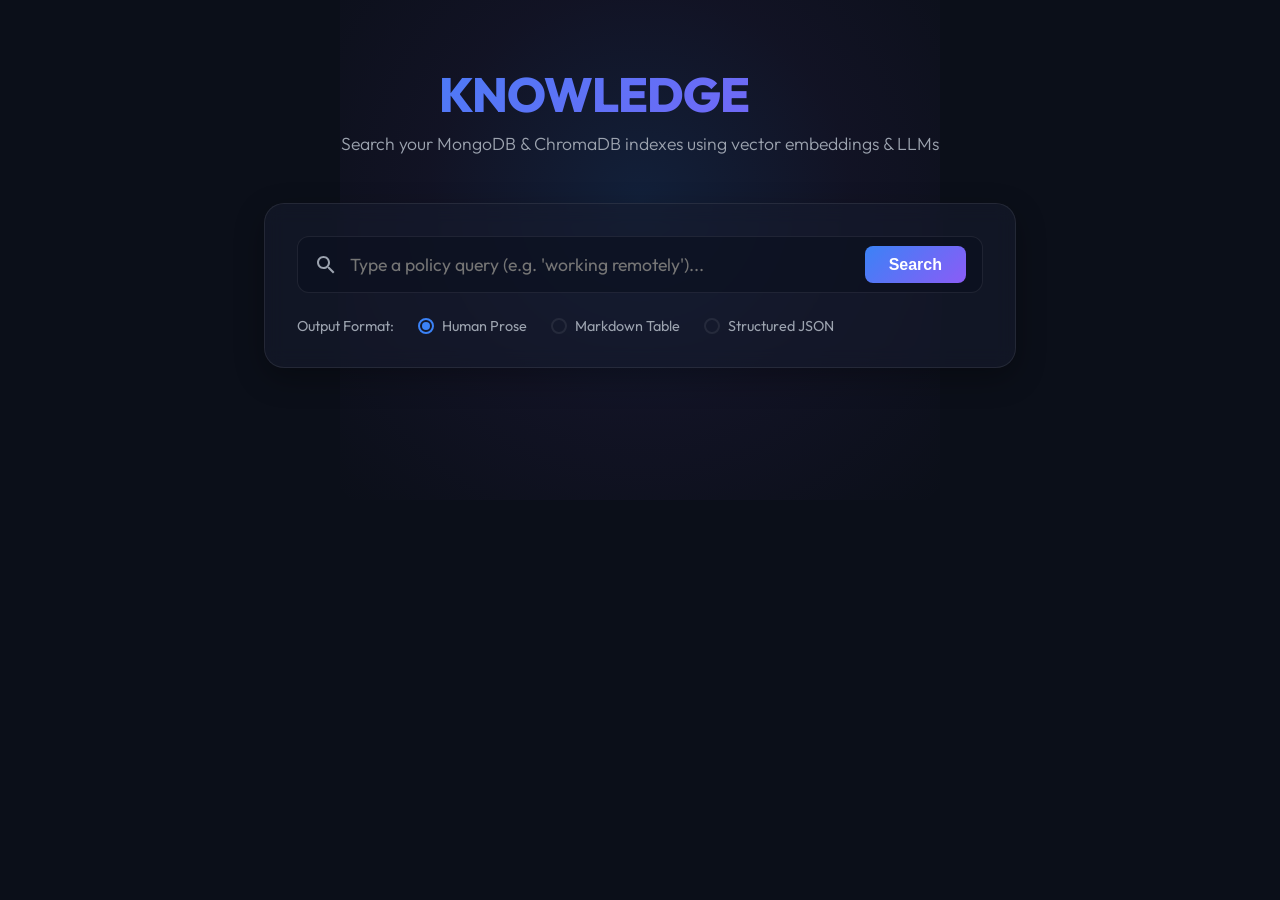
<file: chromadb-rag/retrieve/static/index.html>
<!DOCTYPE html>
<html lang="en">
<head>
    <meta charset="UTF-8">
    <meta name="viewport" content="width=device-width, initial-scale=1.0">
    <title>Knowledge Search Engine</title>
    <link rel="stylesheet" href="style.css">
    <link href="https://fonts.googleapis.com/css2?family=Outfit:wght@300;400;600;800&display=swap" rel="stylesheet">
</head>
<body>
    <div class="glow-bg"></div>
    <div class="container">
        <header>
            <div class="logo">KNOWLEDGE<span>RAG</span></div>
            <p class="subtitle">Search your MongoDB & ChromaDB indexes using vector embeddings & LLMs</p>
        </header>

        <main>
            <!-- Search Console -->
            <div class="search-card">
                <form id="search-form">
                    <div class="search-input-wrapper">
                        <svg class="search-icon" viewBox="0 0 24 24"><path d="M15.5 14h-.79l-.28-.27C15.41 12.59 16 11.11 16 9.5 16 5.91 13.09 3 9.5 3S3 5.91 3 9.5 5.91 16 9.5 16c1.61 0 3.09-.59 4.23-1.57l.27.28v.79l5 4.99L20.49 19l-4.99-5zm-6 0C7.01 14 5 11.99 5 9.5S7.01 5 9.5 5 14 7.01 14 9.5 11.99 14 9.5 14z"/></svg>
                        <input type="text" id="query-input" placeholder="Type a policy query (e.g. 'working remotely')..." required autocomplete="off">
                        <button type="submit" class="btn-search">Search</button>
                    </div>

                    <!-- Output Format Options -->
                    <div class="format-options">
                        <span class="options-label">Output Format:</span>
                        <label class="radio-label">
                            <input type="radio" name="format" value="prose" checked>
                            <span class="custom-radio"></span> Human Prose
                        </label>
                        <label class="radio-label">
                            <input type="radio" name="format" value="table">
                            <span class="custom-radio"></span> Markdown Table
                        </label>
                        <label class="radio-label">
                            <input type="radio" name="format" value="json">
                            <span class="custom-radio"></span> Structured JSON
                        </label>
                    </div>
                </form>
            </div>

            <!-- Loader -->
            <div id="loader" class="loader-wrapper hidden">
                <div class="spinner"></div>
                <p>Retrieving vectors from ChromaDB & generating response...</p>
            </div>

            <!-- Results Dashboard -->
            <div id="results-panel" class="results-wrapper hidden">
                <div class="results-header">
                    <h3>Search Result</h3>
                    <span id="generator-badge" class="badge">Model: Claude</span>
                </div>

                <div class="result-box">
                    <div class="result-heading">Answer</div>
                    <div id="answer-content" class="content-block text-content"></div>
                </div>

                <div class="meta-section">
                    <div class="meta-card">
                        <div class="meta-title">Retrieved Reference</div>
                        <div id="source-content" class="meta-value"></div>
                    </div>
                    <div class="meta-card">
                        <div class="meta-title">Similarity Score</div>
                        <div id="score-content" class="meta-value score">0.0000</div>
                    </div>
                </div>
            </div>
        </main>
    </div>
    <script src="app.js"></script>
</body>
</html>
</file>
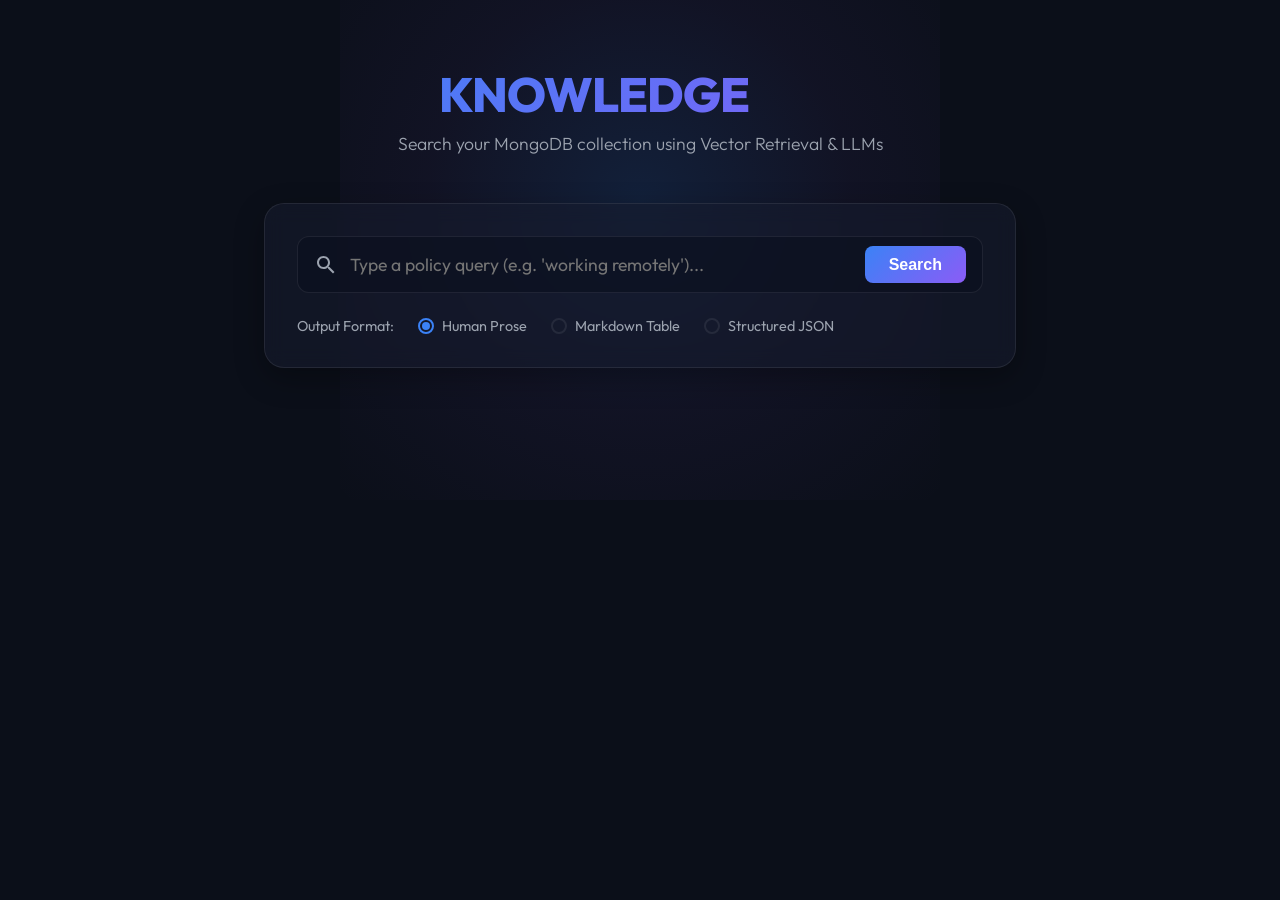
<file: mongo-rag-beginner/retrieve/static/index.html>
<!DOCTYPE html>
<html lang="en">
<head>
    <meta charset="UTF-8">
    <meta name="viewport" content="width=device-width, initial-scale=1.0">
    <title>Knowledge Search Engine</title>
    <link rel="stylesheet" href="style.css">
    <link href="https://fonts.googleapis.com/css2?family=Outfit:wght@300;400;600;800&display=swap" rel="stylesheet">
</head>
<body>
    <div class="glow-bg"></div>
    <div class="container">
        <header>
            <div class="logo">KNOWLEDGE<span>RAG</span></div>
            <p class="subtitle">Search your MongoDB collection using Vector Retrieval & LLMs</p>
        </header>

        <main>
            <!-- Search Console -->
            <div class="search-card">
                <form id="search-form">
                    <div class="search-input-wrapper">
                        <svg class="search-icon" viewBox="0 0 24 24"><path d="M15.5 14h-.79l-.28-.27C15.41 12.59 16 11.11 16 9.5 16 5.91 13.09 3 9.5 3S3 5.91 3 9.5 5.91 16 9.5 16c1.61 0 3.09-.59 4.23-1.57l.27.28v.79l5 4.99L20.49 19l-4.99-5zm-6 0C7.01 14 5 11.99 5 9.5S7.01 5 9.5 5 14 7.01 14 9.5 11.99 14 9.5 14z"/></svg>
                        <input type="text" id="query-input" placeholder="Type a policy query (e.g. 'working remotely')..." required autocomplete="off">
                        <button type="submit" class="btn-search">Search</button>
                    </div>

                    <!-- Output Format Options -->
                    <div class="format-options">
                        <span class="options-label">Output Format:</span>
                        <label class="radio-label">
                            <input type="radio" name="format" value="prose" checked>
                            <span class="custom-radio"></span> Human Prose
                        </label>
                        <label class="radio-label">
                            <input type="radio" name="format" value="table">
                            <span class="custom-radio"></span> Markdown Table
                        </label>
                        <label class="radio-label">
                            <input type="radio" name="format" value="json">
                            <span class="custom-radio"></span> Structured JSON
                        </label>
                    </div>
                </form>
            </div>

            <!-- Loader -->
            <div id="loader" class="loader-wrapper hidden">
                <div class="spinner"></div>
                <p>Retrieving documents & generating response...</p>
            </div>

            <!-- Results Dashboard -->
            <div id="results-panel" class="results-wrapper hidden">
                <div class="results-header">
                    <h3>Search Result</h3>
                    <span id="generator-badge" class="badge">Model: Claude</span>
                </div>

                <div class="result-box">
                    <div class="result-heading">Answer</div>
                    <div id="answer-content" class="content-block text-content"></div>
                </div>

                <div class="meta-section">
                    <div class="meta-card">
                        <div class="meta-title">Retrieved Reference</div>
                        <div id="source-content" class="meta-value"></div>
                    </div>
                    <div class="meta-card">
                        <div class="meta-title">Similarity Score</div>
                        <div id="score-content" class="meta-value score">0.0000</div>
                    </div>
                </div>
            </div>
        </main>
    </div>
    <script src="app.js"></script>
</body>
</html>
</file>
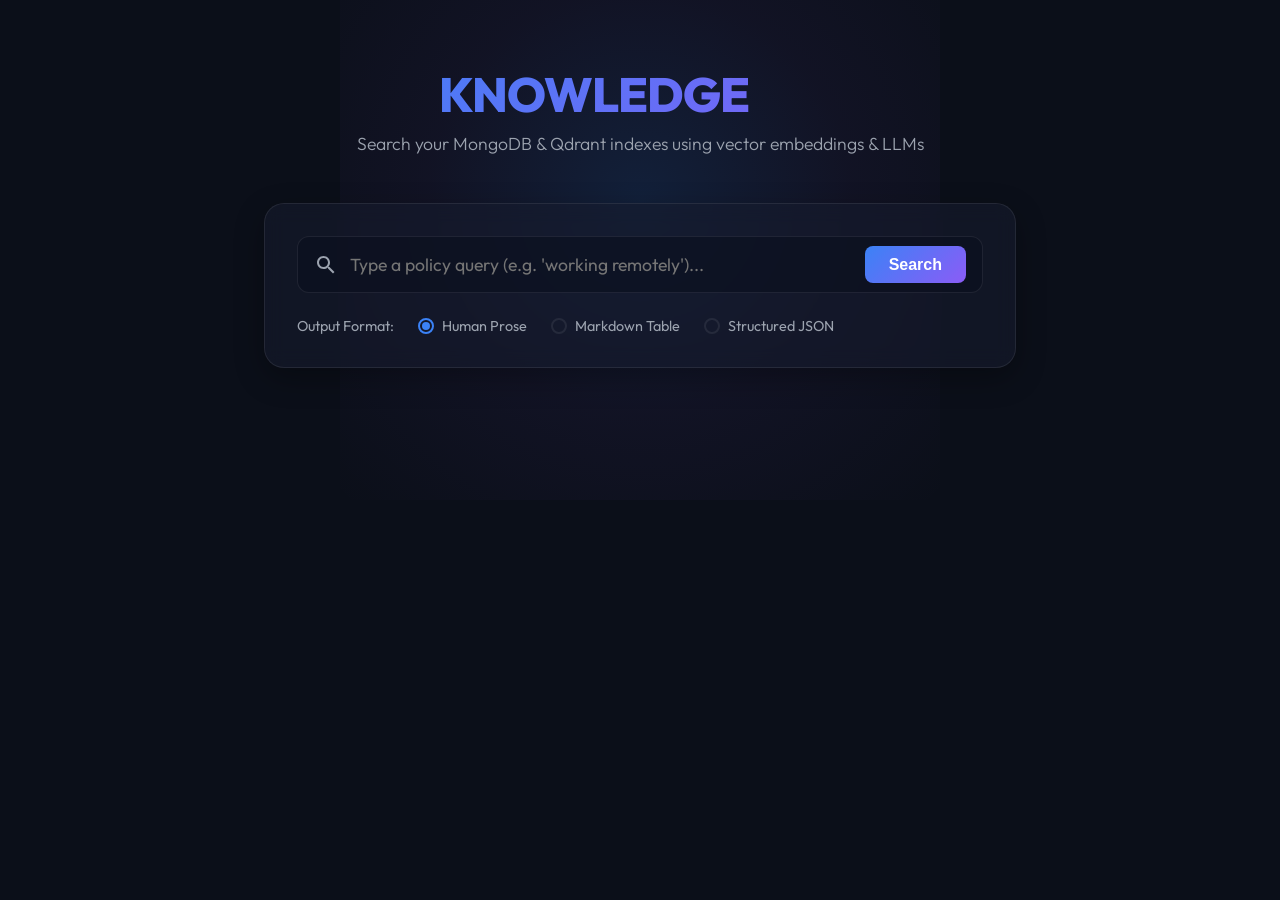
<file: Qdrant-rag/retrieve/static/index.html>
<!DOCTYPE html>
<html lang="en">
<head>
    <meta charset="UTF-8">
    <meta name="viewport" content="width=device-width, initial-scale=1.0">
    <title>Knowledge Search Engine</title>
    <link rel="stylesheet" href="style.css">
    <link href="https://fonts.googleapis.com/css2?family=Outfit:wght@300;400;600;800&display=swap" rel="stylesheet">
</head>
<body>
    <div class="glow-bg"></div>
    <div class="container">
        <header>
            <div class="logo">KNOWLEDGE<span>RAG</span></div>
            <p class="subtitle">Search your MongoDB & Qdrant indexes using vector embeddings & LLMs</p>
        </header>

        <main>
            <!-- Search Console -->
            <div class="search-card">
                <form id="search-form">
                    <div class="search-input-wrapper">
                        <svg class="search-icon" viewBox="0 0 24 24"><path d="M15.5 14h-.79l-.28-.27C15.41 12.59 16 11.11 16 9.5 16 5.91 13.09 3 9.5 3S3 5.91 3 9.5 5.91 16 9.5 16c1.61 0 3.09-.59 4.23-1.57l.27.28v.79l5 4.99L20.49 19l-4.99-5zm-6 0C7.01 14 5 11.99 5 9.5S7.01 5 9.5 5 14 7.01 14 9.5 11.99 14 9.5 14z"/></svg>
                        <input type="text" id="query-input" placeholder="Type a policy query (e.g. 'working remotely')..." required autocomplete="off">
                        <button type="submit" class="btn-search">Search</button>
                    </div>

                    <!-- Output Format Options -->
                    <div class="format-options">
                        <span class="options-label">Output Format:</span>
                        <label class="radio-label">
                            <input type="radio" name="format" value="prose" checked>
                            <span class="custom-radio"></span> Human Prose
                        </label>
                        <label class="radio-label">
                            <input type="radio" name="format" value="table">
                            <span class="custom-radio"></span> Markdown Table
                        </label>
                        <label class="radio-label">
                            <input type="radio" name="format" value="json">
                            <span class="custom-radio"></span> Structured JSON
                        </label>
                    </div>
                </form>
            </div>

            <!-- Loader -->
            <div id="loader" class="loader-wrapper hidden">
                <div class="spinner"></div>
                <p>Retrieving vectors from Qdrant & generating response...</p>
            </div>

            <!-- Results Dashboard -->
            <div id="results-panel" class="results-wrapper hidden">
                <div class="results-header">
                    <h3>Search Result</h3>
                    <span id="generator-badge" class="badge">Model: Claude</span>
                </div>

                <div class="result-box">
                    <div class="result-heading">Answer</div>
                    <div id="answer-content" class="content-block text-content"></div>
                </div>

                <div class="meta-section">
                    <div class="meta-card">
                        <div class="meta-title">Retrieved Reference</div>
                        <div id="source-content" class="meta-value"></div>
                    </div>
                    <div class="meta-card">
                        <div class="meta-title">Similarity Score</div>
                        <div id="score-content" class="meta-value score">0.0000</div>
                    </div>
                </div>
            </div>
        </main>
    </div>
    <script src="app.js"></script>
</body>
</html>
</file>
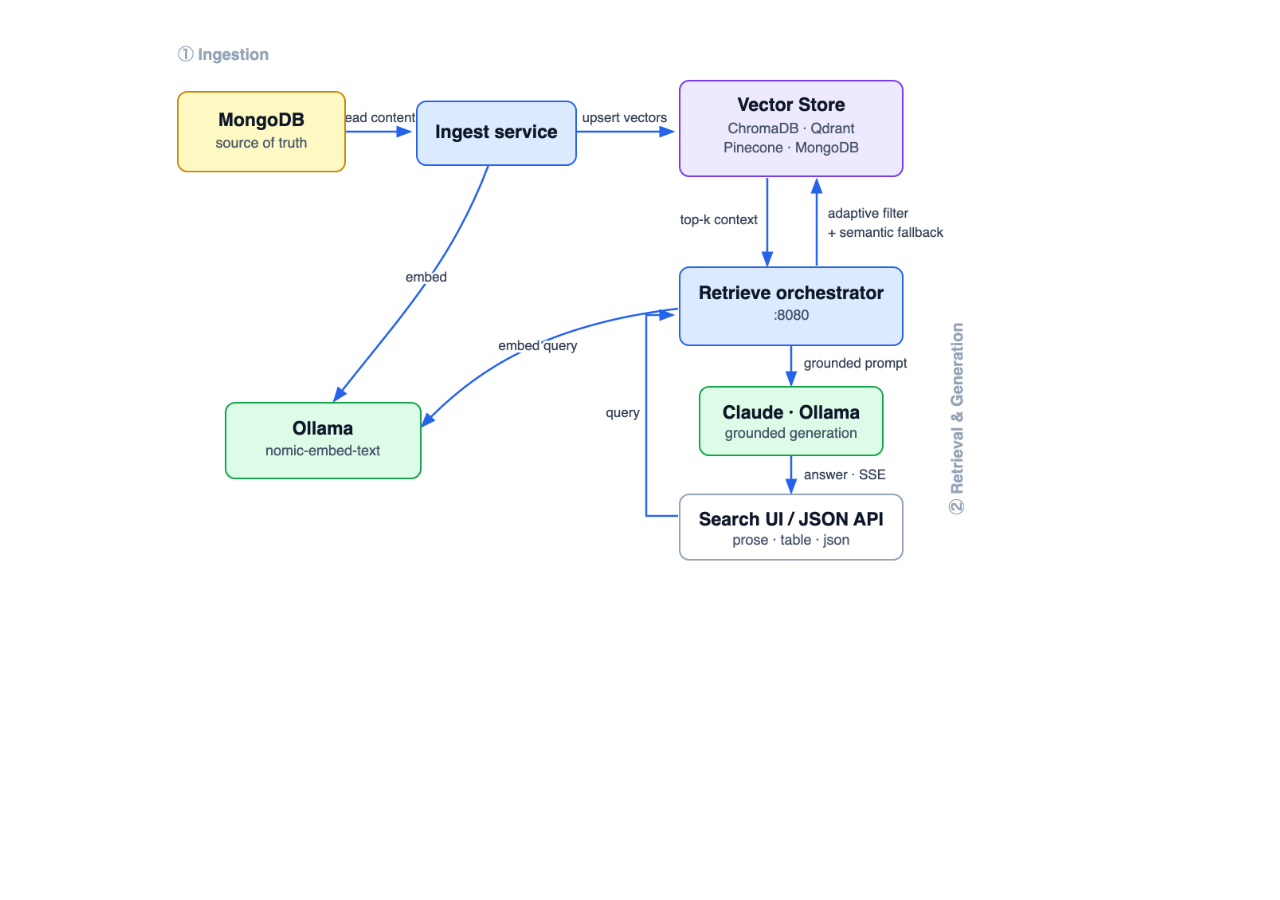
<file: docs/diagrams/og-card.html>
<!DOCTYPE html>
<html lang="en">
<head>
<meta charset="UTF-8" />
<style>
  * { box-sizing: border-box; margin: 0; padding: 0; }
  html, body { width: 1200px; height: 630px; overflow: hidden; }
  body {
    background: #ffffff;
    display: flex;
    align-items: center;
    justify-content: center;
    padding: 28px 36px;
  }
  img { max-width: 100%; max-height: 100%; object-fit: contain; }
</style>
</head>
<body>
  <img src="architecture.png" alt="OmniRAG data-flow diagram" />
</body>
</html>
</file>
<file: chromadb-rag/retrieve/static/style.css>
:root {
    --bg-color: #0b0f19;
    --card-bg: rgba(22, 28, 45, 0.6);
    --border-color: rgba(255, 255, 255, 0.08);
    --text-primary: #f3f4f6;
    --text-secondary: #9ca3af;
    --accent: #3b82f6;
    --accent-glow: rgba(59, 130, 246, 0.3);
    --accent-gradient: linear-gradient(135deg, #3b82f6, #8b5cf6);
}

* {
    box-sizing: border-box;
    margin: 0;
    padding: 0;
}

body {
    background-color: var(--bg-color);
    color: var(--text-primary);
    font-family: 'Outfit', sans-serif;
    min-height: 100vh;
    display: flex;
    justify-content: center;
    position: relative;
    overflow-x: hidden;
}

/* Vibrant background glows */
.glow-bg {
    position: absolute;
    width: 600px;
    height: 600px;
    background: radial-gradient(circle, rgba(59, 130, 246, 0.15) 0%, rgba(139, 92, 246, 0.05) 50%, transparent 100%);
    top: -100px;
    left: 50%;
    transform: translateX(-50%);
    z-index: 0;
    pointer-events: none;
}

.container {
    width: 100%;
    max-width: 800px;
    padding: 4rem 1.5rem;
    z-index: 1;
}

header {
    text-align: center;
    margin-bottom: 3rem;
}

.logo {
    font-size: 3rem;
    font-weight: 800;
    letter-spacing: -1px;
    margin-bottom: 0.5rem;
    background: var(--accent-gradient);
    -webkit-background-clip: text;
    -webkit-text-fill-color: transparent;
}

.logo span {
    font-weight: 300;
    opacity: 0.9;
}

.subtitle {
    color: var(--text-secondary);
    font-size: 1.1rem;
    font-weight: 300;
}

/* Glassmorphism search card */
.search-card {
    background: var(--card-bg);
    border: 1px solid var(--border-color);
    border-radius: 20px;
    padding: 2rem;
    backdrop-filter: blur(10px);
    box-shadow: 0 10px 30px rgba(0, 0, 0, 0.3);
    margin-bottom: 2rem;
}

.search-input-wrapper {
    display: flex;
    align-items: center;
    background: rgba(10, 15, 30, 0.6);
    border: 1px solid var(--border-color);
    border-radius: 12px;
    padding: 0.5rem 1rem;
    transition: all 0.3s ease;
}

.search-input-wrapper:focus-within {
    border-color: var(--accent);
    box-shadow: 0 0 15px var(--accent-glow);
}

.search-icon {
    width: 24px;
    height: 24px;
    fill: var(--text-secondary);
    margin-right: 0.75rem;
}

#query-input {
    flex: 1;
    background: transparent;
    border: none;
    outline: none;
    color: var(--text-primary);
    font-size: 1.1rem;
    font-family: inherit;
    padding: 0.5rem 0;
}

.btn-search {
    background: var(--accent-gradient);
    border: none;
    border-radius: 8px;
    color: white;
    font-weight: 600;
    font-size: 1rem;
    padding: 0.6rem 1.5rem;
    cursor: pointer;
    transition: transform 0.2s, opacity 0.2s;
}

.btn-search:hover {
    transform: translateY(-1px);
    opacity: 0.95;
}

/* Radio buttons customization */
.format-options {
    display: flex;
    gap: 1.5rem;
    margin-top: 1.5rem;
    align-items: center;
}

.options-label {
    color: var(--text-secondary);
    font-size: 0.9rem;
}

.radio-label {
    display: flex;
    align-items: center;
    cursor: pointer;
    font-size: 0.9rem;
    color: var(--text-secondary);
}

.radio-label input {
    display: none;
}

.custom-radio {
    width: 16px;
    height: 16px;
    border: 2px solid var(--border-color);
    border-radius: 50%;
    margin-right: 0.5rem;
    position: relative;
    display: inline-block;
}

.radio-label input:checked + .custom-radio {
    border-color: var(--accent);
}

.radio-label input:checked + .custom-radio::after {
    content: '';
    width: 8px;
    height: 8px;
    background: var(--accent);
    border-radius: 50%;
    position: absolute;
    top: 50%;
    left: 50%;
    transform: translate(-50%, -50%);
}

.radio-label input:checked ~ span {
    color: var(--text-primary);
}

/* Loader styling */
.loader-wrapper {
    text-align: center;
    padding: 3rem;
}

.spinner {
    width: 40px;
    height: 40px;
    border: 3px solid var(--border-color);
    border-top-color: var(--accent);
    border-radius: 50%;
    animation: spin 1s infinite linear;
    margin: 0 auto 1.5rem;
}

@keyframes spin {
    0% { transform: rotate(0deg); }
    100% { transform: rotate(360deg); }
}

/* Results panel */
.results-wrapper {
    background: var(--card-bg);
    border: 1px solid var(--border-color);
    border-radius: 20px;
    padding: 2.5rem;
    backdrop-filter: blur(10px);
    box-shadow: 0 10px 30px rgba(0, 0, 0, 0.3);
    animation: fadeIn 0.4s ease-out;
}

@keyframes fadeIn {
    from { opacity: 0; transform: translateY(10px); }
    to { opacity: 1; transform: translateY(0); }
}

.results-header {
    display: flex;
    justify-content: space-between;
    align-items: center;
    border-bottom: 1px solid var(--border-color);
    padding-bottom: 1rem;
    margin-bottom: 1.5rem;
}

.results-header h3 {
    font-size: 1.3rem;
    font-weight: 600;
}

.badge {
    background: rgba(59, 130, 246, 0.15);
    color: var(--accent);
    border: 1px solid rgba(59, 130, 246, 0.3);
    border-radius: 30px;
    padding: 0.25rem 0.75rem;
    font-size: 0.8rem;
    font-weight: 600;
}

.result-box {
    margin-bottom: 2rem;
}

.result-heading {
    text-transform: uppercase;
    font-size: 0.8rem;
    letter-spacing: 1px;
    color: var(--text-secondary);
    margin-bottom: 0.75rem;
    font-weight: 600;
}

.content-block {
    background: rgba(10, 15, 30, 0.4);
    border: 1px solid var(--border-color);
    border-radius: 12px;
    padding: 1.5rem;
    line-height: 1.6;
    font-size: 1.05rem;
    white-space: pre-wrap; /* Preserves LLM formatting */
}

/* Rich Markdown/Format Rendering styling */
.content-block table {
    width: 100%;
    border-collapse: collapse;
    margin-top: 1rem;
}

.content-block th, .content-block td {
    border: 1px solid var(--border-color);
    padding: 0.75rem;
    text-align: left;
}

.content-block th {
    background: rgba(255, 255, 255, 0.05);
}

.meta-section {
    display: grid;
    grid-template-columns: 1fr 1fr;
    gap: 1.5rem;
}

.meta-card {
    background: rgba(10, 15, 30, 0.4);
    border: 1px solid var(--border-color);
    border-radius: 12px;
    padding: 1.25rem;
}

.meta-title {
    font-size: 0.8rem;
    color: var(--text-secondary);
    text-transform: uppercase;
    margin-bottom: 0.5rem;
    font-weight: 600;
}

.meta-value {
    font-size: 0.95rem;
    line-height: 1.4;
}

.score {
    font-size: 1.5rem;
    font-weight: 700;
    color: #10b981;
}

.hidden {
    display: none !important;
}
</file>
<file: mongo-rag-beginner/retrieve/static/style.css>
:root {
    --bg-color: #0b0f19;
    --card-bg: rgba(22, 28, 45, 0.6);
    --border-color: rgba(255, 255, 255, 0.08);
    --text-primary: #f3f4f6;
    --text-secondary: #9ca3af;
    --accent: #3b82f6;
    --accent-glow: rgba(59, 130, 246, 0.3);
    --accent-gradient: linear-gradient(135deg, #3b82f6, #8b5cf6);
}

* {
    box-sizing: border-box;
    margin: 0;
    padding: 0;
}

body {
    background-color: var(--bg-color);
    color: var(--text-primary);
    font-family: 'Outfit', sans-serif;
    min-height: 100vh;
    display: flex;
    justify-content: center;
    position: relative;
    overflow-x: hidden;
}

/* Vibrant background glows */
.glow-bg {
    position: absolute;
    width: 600px;
    height: 600px;
    background: radial-gradient(circle, rgba(59, 130, 246, 0.15) 0%, rgba(139, 92, 246, 0.05) 50%, transparent 100%);
    top: -100px;
    left: 50%;
    transform: translateX(-50%);
    z-index: 0;
    pointer-events: none;
}

.container {
    width: 100%;
    max-width: 800px;
    padding: 4rem 1.5rem;
    z-index: 1;
}

header {
    text-align: center;
    margin-bottom: 3rem;
}

.logo {
    font-size: 3rem;
    font-weight: 800;
    letter-spacing: -1px;
    margin-bottom: 0.5rem;
    background: var(--accent-gradient);
    -webkit-background-clip: text;
    -webkit-text-fill-color: transparent;
}

.logo span {
    font-weight: 300;
    opacity: 0.9;
}

.subtitle {
    color: var(--text-secondary);
    font-size: 1.1rem;
    font-weight: 300;
}

/* Glassmorphism search card */
.search-card {
    background: var(--card-bg);
    border: 1px solid var(--border-color);
    border-radius: 20px;
    padding: 2rem;
    backdrop-filter: blur(10px);
    box-shadow: 0 10px 30px rgba(0, 0, 0, 0.3);
    margin-bottom: 2rem;
}

.search-input-wrapper {
    display: flex;
    align-items: center;
    background: rgba(10, 15, 30, 0.6);
    border: 1px solid var(--border-color);
    border-radius: 12px;
    padding: 0.5rem 1rem;
    transition: all 0.3s ease;
}

.search-input-wrapper:focus-within {
    border-color: var(--accent);
    box-shadow: 0 0 15px var(--accent-glow);
}

.search-icon {
    width: 24px;
    height: 24px;
    fill: var(--text-secondary);
    margin-right: 0.75rem;
}

#query-input {
    flex: 1;
    background: transparent;
    border: none;
    outline: none;
    color: var(--text-primary);
    font-size: 1.1rem;
    font-family: inherit;
    padding: 0.5rem 0;
}

.btn-search {
    background: var(--accent-gradient);
    border: none;
    border-radius: 8px;
    color: white;
    font-weight: 600;
    font-size: 1rem;
    padding: 0.6rem 1.5rem;
    cursor: pointer;
    transition: transform 0.2s, opacity 0.2s;
}

.btn-search:hover {
    transform: translateY(-1px);
    opacity: 0.95;
}

/* Radio buttons customization */
.format-options {
    display: flex;
    gap: 1.5rem;
    margin-top: 1.5rem;
    align-items: center;
}

.options-label {
    color: var(--text-secondary);
    font-size: 0.9rem;
}

.radio-label {
    display: flex;
    align-items: center;
    cursor: pointer;
    font-size: 0.9rem;
    color: var(--text-secondary);
}

.radio-label input {
    display: none;
}

.custom-radio {
    width: 16px;
    height: 16px;
    border: 2px solid var(--border-color);
    border-radius: 50%;
    margin-right: 0.5rem;
    position: relative;
    display: inline-block;
}

.radio-label input:checked + .custom-radio {
    border-color: var(--accent);
}

.radio-label input:checked + .custom-radio::after {
    content: '';
    width: 8px;
    height: 8px;
    background: var(--accent);
    border-radius: 50%;
    position: absolute;
    top: 50%;
    left: 50%;
    transform: translate(-50%, -50%);
}

.radio-label input:checked ~ span {
    color: var(--text-primary);
}

/* Loader styling */
.loader-wrapper {
    text-align: center;
    padding: 3rem;
}

.spinner {
    width: 40px;
    height: 40px;
    border: 3px solid var(--border-color);
    border-top-color: var(--accent);
    border-radius: 50%;
    animation: spin 1s infinite linear;
    margin: 0 auto 1.5rem;
}

@keyframes spin {
    0% { transform: rotate(0deg); }
    100% { transform: rotate(360deg); }
}

/* Results panel */
.results-wrapper {
    background: var(--card-bg);
    border: 1px solid var(--border-color);
    border-radius: 20px;
    padding: 2.5rem;
    backdrop-filter: blur(10px);
    box-shadow: 0 10px 30px rgba(0, 0, 0, 0.3);
    animation: fadeIn 0.4s ease-out;
}

@keyframes fadeIn {
    from { opacity: 0; transform: translateY(10px); }
    to { opacity: 1; transform: translateY(0); }
}

.results-header {
    display: flex;
    justify-content: space-between;
    align-items: center;
    border-bottom: 1px solid var(--border-color);
    padding-bottom: 1rem;
    margin-bottom: 1.5rem;
}

.results-header h3 {
    font-size: 1.3rem;
    font-weight: 600;
}

.badge {
    background: rgba(59, 130, 246, 0.15);
    color: var(--accent);
    border: 1px solid rgba(59, 130, 246, 0.3);
    border-radius: 30px;
    padding: 0.25rem 0.75rem;
    font-size: 0.8rem;
    font-weight: 600;
}

.result-box {
    margin-bottom: 2rem;
}

.result-heading {
    text-transform: uppercase;
    font-size: 0.8rem;
    letter-spacing: 1px;
    color: var(--text-secondary);
    margin-bottom: 0.75rem;
    font-weight: 600;
}

.content-block {
    background: rgba(10, 15, 30, 0.4);
    border: 1px solid var(--border-color);
    border-radius: 12px;
    padding: 1.5rem;
    line-height: 1.6;
    font-size: 1.05rem;
    white-space: pre-wrap; /* Preserves LLM formatting */
}

/* Rich Markdown/Format Rendering styling */
.content-block table {
    width: 100%;
    border-collapse: collapse;
    margin-top: 1rem;
}

.content-block th, .content-block td {
    border: 1px solid var(--border-color);
    padding: 0.75rem;
    text-align: left;
}

.content-block th {
    background: rgba(255, 255, 255, 0.05);
}

.meta-section {
    display: grid;
    grid-template-columns: 1fr 1fr;
    gap: 1.5rem;
}

.meta-card {
    background: rgba(10, 15, 30, 0.4);
    border: 1px solid var(--border-color);
    border-radius: 12px;
    padding: 1.25rem;
}

.meta-title {
    font-size: 0.8rem;
    color: var(--text-secondary);
    text-transform: uppercase;
    margin-bottom: 0.5rem;
    font-weight: 600;
}

.meta-value {
    font-size: 0.95rem;
    line-height: 1.4;
}

.score {
    font-size: 1.5rem;
    font-weight: 700;
    color: #10b981;
}

.hidden {
    display: none !important;
}
</file>
<file: Qdrant-rag/retrieve/static/style.css>
:root {
    --bg-color: #0b0f19;
    --card-bg: rgba(22, 28, 45, 0.6);
    --border-color: rgba(255, 255, 255, 0.08);
    --text-primary: #f3f4f6;
    --text-secondary: #9ca3af;
    --accent: #3b82f6;
    --accent-glow: rgba(59, 130, 246, 0.3);
    --accent-gradient: linear-gradient(135deg, #3b82f6, #8b5cf6);
}

* {
    box-sizing: border-box;
    margin: 0;
    padding: 0;
}

body {
    background-color: var(--bg-color);
    color: var(--text-primary);
    font-family: 'Outfit', sans-serif;
    min-height: 100vh;
    display: flex;
    justify-content: center;
    position: relative;
    overflow-x: hidden;
}

/* Vibrant background glows */
.glow-bg {
    position: absolute;
    width: 600px;
    height: 600px;
    background: radial-gradient(circle, rgba(59, 130, 246, 0.15) 0%, rgba(139, 92, 246, 0.05) 50%, transparent 100%);
    top: -100px;
    left: 50%;
    transform: translateX(-50%);
    z-index: 0;
    pointer-events: none;
}

.container {
    width: 100%;
    max-width: 800px;
    padding: 4rem 1.5rem;
    z-index: 1;
}

header {
    text-align: center;
    margin-bottom: 3rem;
}

.logo {
    font-size: 3rem;
    font-weight: 800;
    letter-spacing: -1px;
    margin-bottom: 0.5rem;
    background: var(--accent-gradient);
    -webkit-background-clip: text;
    -webkit-text-fill-color: transparent;
}

.logo span {
    font-weight: 300;
    opacity: 0.9;
}

.subtitle {
    color: var(--text-secondary);
    font-size: 1.1rem;
    font-weight: 300;
}

/* Glassmorphism search card */
.search-card {
    background: var(--card-bg);
    border: 1px solid var(--border-color);
    border-radius: 20px;
    padding: 2rem;
    backdrop-filter: blur(10px);
    box-shadow: 0 10px 30px rgba(0, 0, 0, 0.3);
    margin-bottom: 2rem;
}

.search-input-wrapper {
    display: flex;
    align-items: center;
    background: rgba(10, 15, 30, 0.6);
    border: 1px solid var(--border-color);
    border-radius: 12px;
    padding: 0.5rem 1rem;
    transition: all 0.3s ease;
}

.search-input-wrapper:focus-within {
    border-color: var(--accent);
    box-shadow: 0 0 15px var(--accent-glow);
}

.search-icon {
    width: 24px;
    height: 24px;
    fill: var(--text-secondary);
    margin-right: 0.75rem;
}

#query-input {
    flex: 1;
    background: transparent;
    border: none;
    outline: none;
    color: var(--text-primary);
    font-size: 1.1rem;
    font-family: inherit;
    padding: 0.5rem 0;
}

.btn-search {
    background: var(--accent-gradient);
    border: none;
    border-radius: 8px;
    color: white;
    font-weight: 600;
    font-size: 1rem;
    padding: 0.6rem 1.5rem;
    cursor: pointer;
    transition: transform 0.2s, opacity 0.2s;
}

.btn-search:hover {
    transform: translateY(-1px);
    opacity: 0.95;
}

/* Radio buttons customization */
.format-options {
    display: flex;
    gap: 1.5rem;
    margin-top: 1.5rem;
    align-items: center;
}

.options-label {
    color: var(--text-secondary);
    font-size: 0.9rem;
}

.radio-label {
    display: flex;
    align-items: center;
    cursor: pointer;
    font-size: 0.9rem;
    color: var(--text-secondary);
}

.radio-label input {
    display: none;
}

.custom-radio {
    width: 16px;
    height: 16px;
    border: 2px solid var(--border-color);
    border-radius: 50%;
    margin-right: 0.5rem;
    position: relative;
    display: inline-block;
}

.radio-label input:checked + .custom-radio {
    border-color: var(--accent);
}

.radio-label input:checked + .custom-radio::after {
    content: '';
    width: 8px;
    height: 8px;
    background: var(--accent);
    border-radius: 50%;
    position: absolute;
    top: 50%;
    left: 50%;
    transform: translate(-50%, -50%);
}

.radio-label input:checked ~ span {
    color: var(--text-primary);
}

/* Loader styling */
.loader-wrapper {
    text-align: center;
    padding: 3rem;
}

.spinner {
    width: 40px;
    height: 40px;
    border: 3px solid var(--border-color);
    border-top-color: var(--accent);
    border-radius: 50%;
    animation: spin 1s infinite linear;
    margin: 0 auto 1.5rem;
}

@keyframes spin {
    0% { transform: rotate(0deg); }
    100% { transform: rotate(360deg); }
}

/* Results panel */
.results-wrapper {
    background: var(--card-bg);
    border: 1px solid var(--border-color);
    border-radius: 20px;
    padding: 2.5rem;
    backdrop-filter: blur(10px);
    box-shadow: 0 10px 30px rgba(0, 0, 0, 0.3);
    animation: fadeIn 0.4s ease-out;
}

@keyframes fadeIn {
    from { opacity: 0; transform: translateY(10px); }
    to { opacity: 1; transform: translateY(0); }
}

.results-header {
    display: flex;
    justify-content: space-between;
    align-items: center;
    border-bottom: 1px solid var(--border-color);
    padding-bottom: 1rem;
    margin-bottom: 1.5rem;
}

.results-header h3 {
    font-size: 1.3rem;
    font-weight: 600;
}

.badge {
    background: rgba(59, 130, 246, 0.15);
    color: var(--accent);
    border: 1px solid rgba(59, 130, 246, 0.3);
    border-radius: 30px;
    padding: 0.25rem 0.75rem;
    font-size: 0.8rem;
    font-weight: 600;
}

.result-box {
    margin-bottom: 2rem;
}

.result-heading {
    text-transform: uppercase;
    font-size: 0.8rem;
    letter-spacing: 1px;
    color: var(--text-secondary);
    margin-bottom: 0.75rem;
    font-weight: 600;
}

.content-block {
    background: rgba(10, 15, 30, 0.4);
    border: 1px solid var(--border-color);
    border-radius: 12px;
    padding: 1.5rem;
    line-height: 1.6;
    font-size: 1.05rem;
    white-space: pre-wrap; /* Preserves LLM formatting */
}

/* Rich Markdown/Format Rendering styling */
.content-block table {
    width: 100%;
    border-collapse: collapse;
    margin-top: 1rem;
}

.content-block th, .content-block td {
    border: 1px solid var(--border-color);
    padding: 0.75rem;
    text-align: left;
}

.content-block th {
    background: rgba(255, 255, 255, 0.05);
}

.meta-section {
    display: grid;
    grid-template-columns: 1fr 1fr;
    gap: 1.5rem;
}

.meta-card {
    background: rgba(10, 15, 30, 0.4);
    border: 1px solid var(--border-color);
    border-radius: 12px;
    padding: 1.25rem;
}

.meta-title {
    font-size: 0.8rem;
    color: var(--text-secondary);
    text-transform: uppercase;
    margin-bottom: 0.5rem;
    font-weight: 600;
}

.meta-value {
    font-size: 0.95rem;
    line-height: 1.4;
}

.score {
    font-size: 1.5rem;
    font-weight: 700;
    color: #10b981;
}

.hidden {
    display: none !important;
}
</file>
